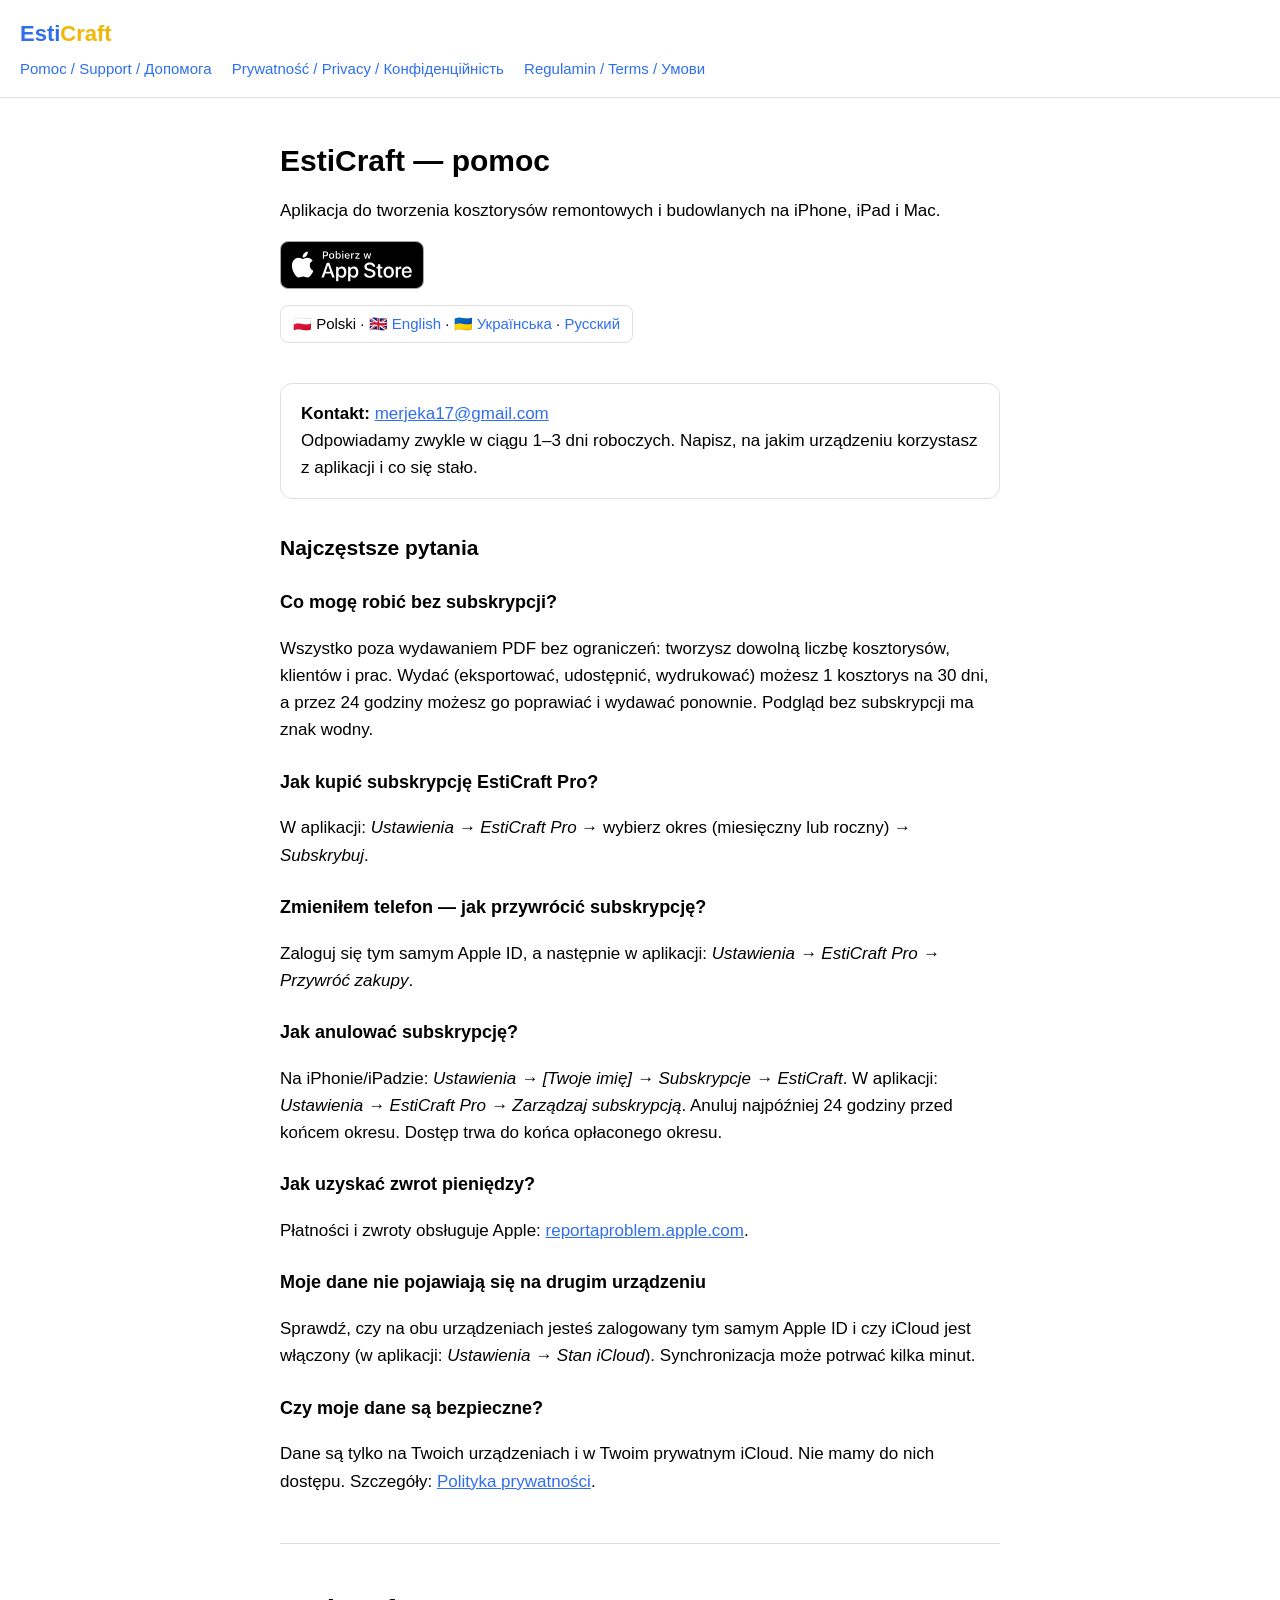
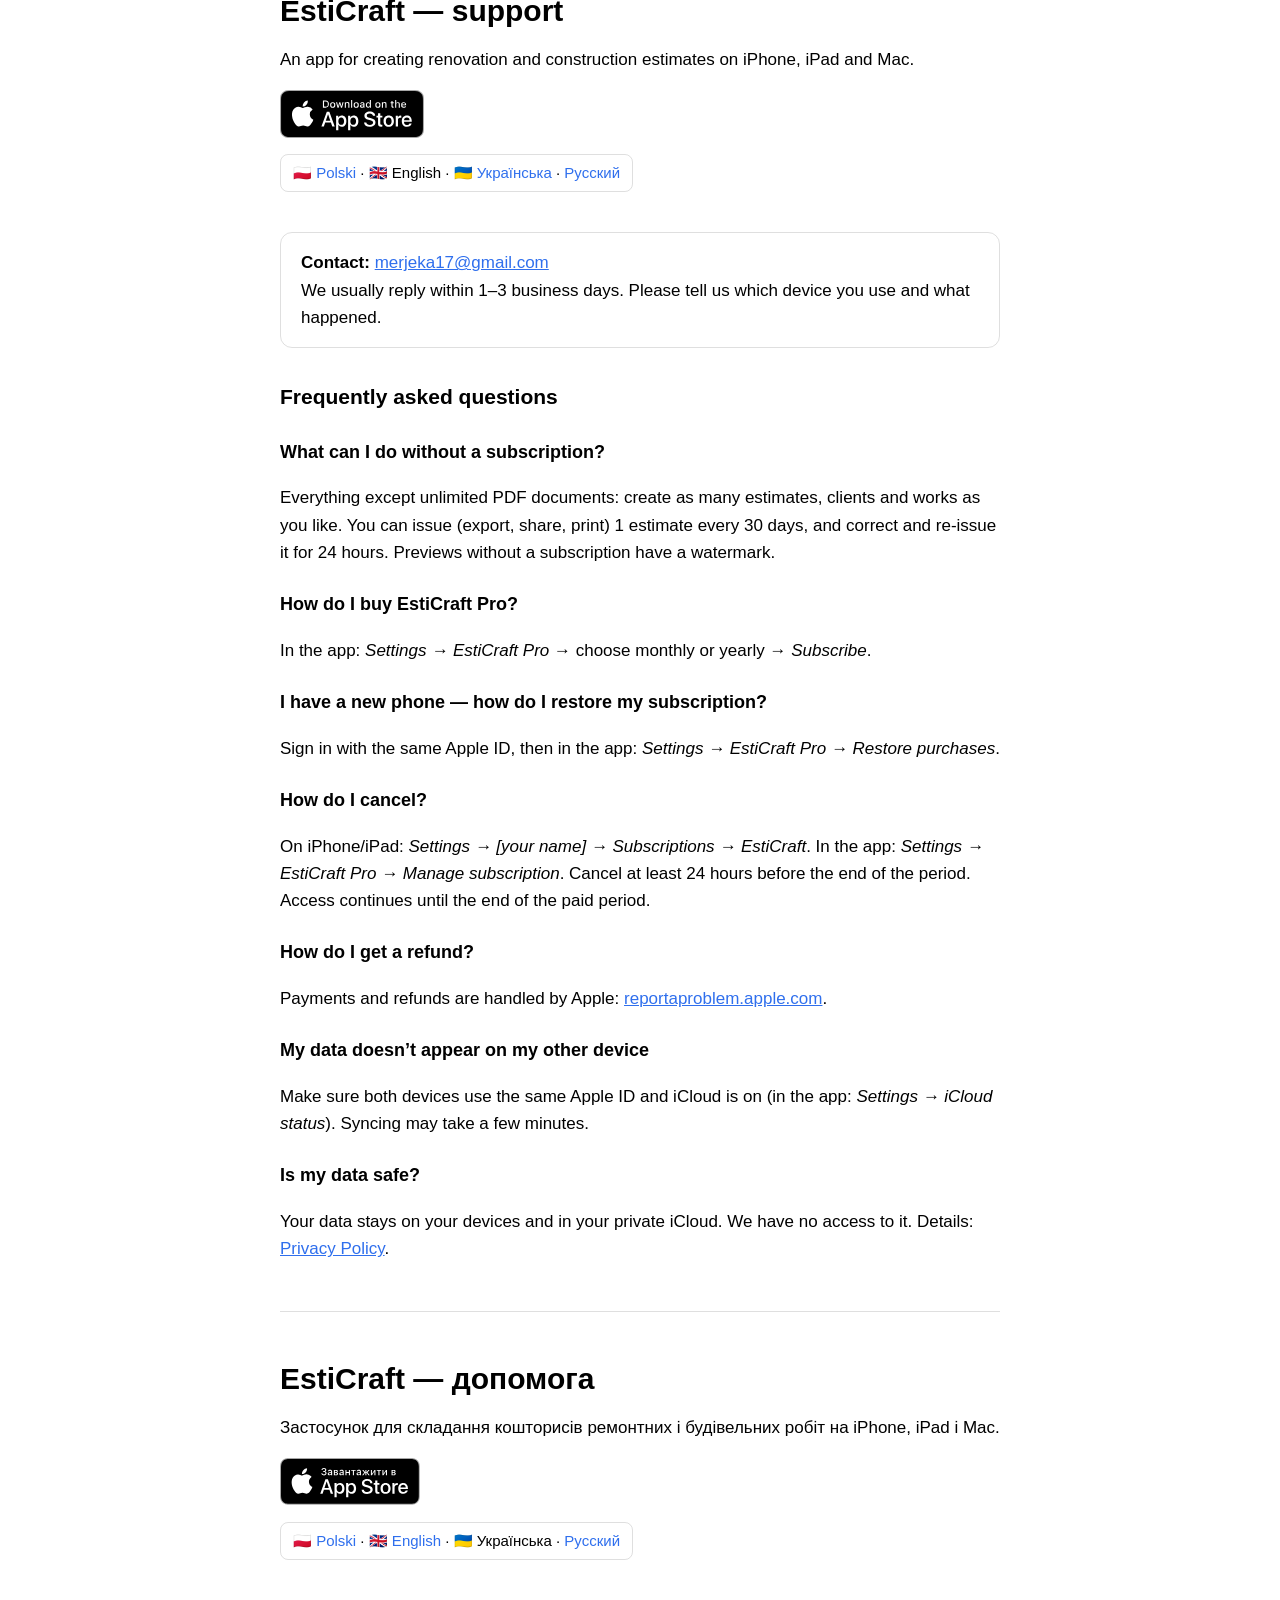
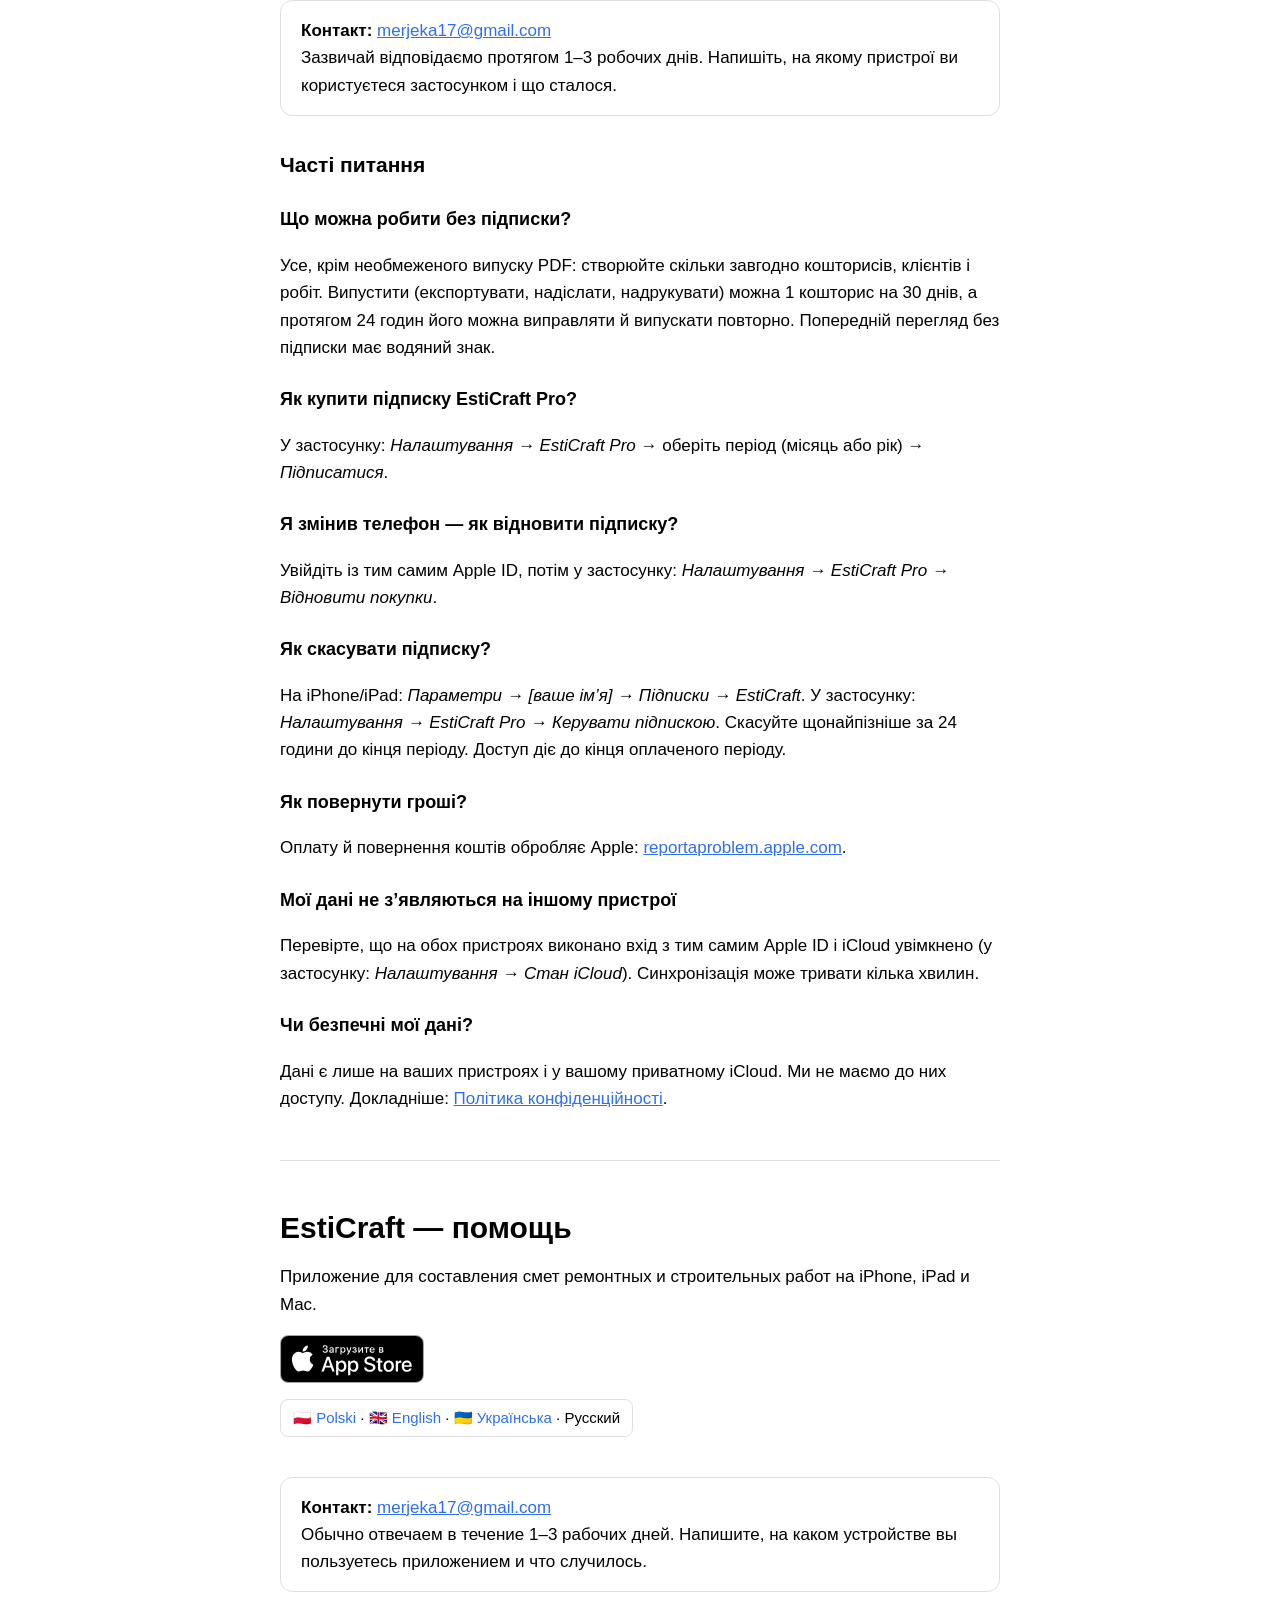
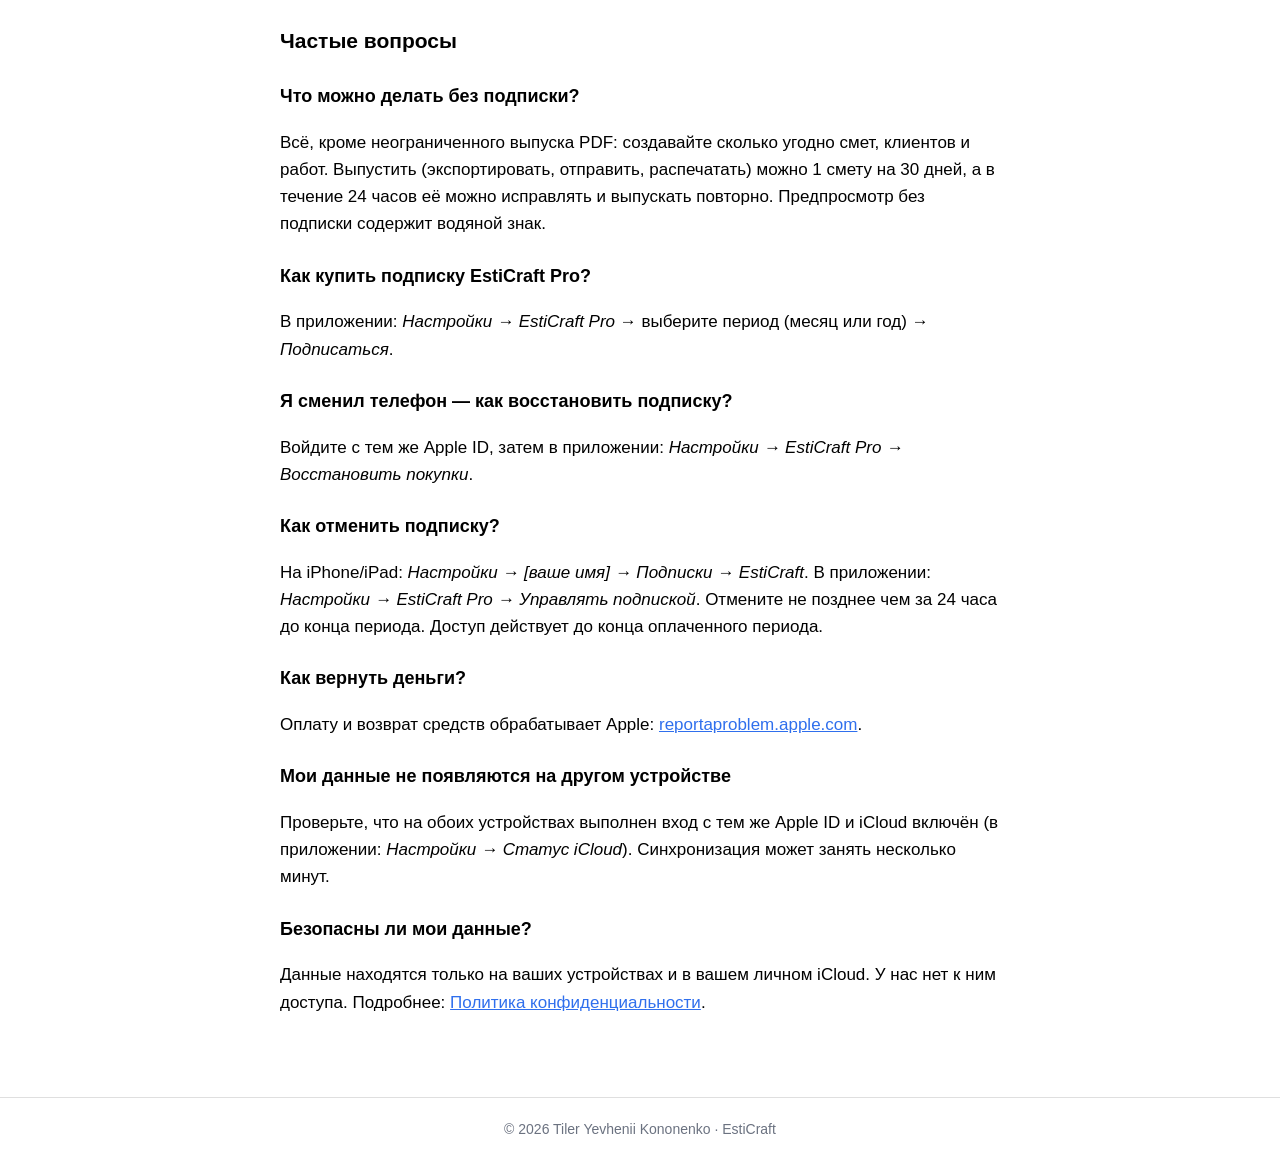
<file: index.html>
<!DOCTYPE html>
<html lang="pl">
<head>
    <meta charset="utf-8">
    <meta name="viewport" content="width=device-width, initial-scale=1">
    <title>EstiCraft — kosztorysy remontowe · Pomoc / Support</title>
    <meta name="description" content="EstiCraft — aplikacja do tworzenia kosztorysów remontowych i budowlanych na iPhone, iPad i Mac. Pobierz z App Store.">
    <!-- Smart App Banner: Safari na iPhone/iPad pokazuje u góry pasek „Otwórz / Pobierz” -->
    <meta name="apple-itunes-app" content="app-id=6820244505">
    <link rel="stylesheet" href="style.css">
    <!-- Dane strukturalne: pomagają Google rozpoznać, że to strona aplikacji z App Store -->
    <script type="application/ld+json">
    {
        "@context": "https://schema.org",
        "@type": "SoftwareApplication",
        "name": "EstiCraft",
        "operatingSystem": "iOS, iPadOS, macOS",
        "applicationCategory": "BusinessApplication",
        "description": "Quotes & estimates for trades: rooms, your own price list, VAT and discounts, protected PDF for clients.",
        "url": "https://esticraft.github.io/",
        "downloadUrl": "https://apps.apple.com/app/esticraft/id6820244505",
        "offers": { "@type": "Offer", "price": "0", "priceCurrency": "USD" },
        "author": { "@type": "Person", "name": "Yevhenii Kononenko" }
    }
    </script>
</head>
<body>
<header>
    <a class="brand" href="index.html"><span class="esti">Esti</span><span class="craft">Craft</span></a>
    <nav>
        <a href="index.html">Pomoc / Support / Допомога</a>
        <a href="privacy.html">Prywatność / Privacy / Конфіденційність</a>
        <a href="terms.html">Regulamin / Terms / Умови</a>
    </nav>
</header>

<main>

<!-- ========================= POLSKI ========================= -->

<h1 id="pl">EstiCraft — pomoc</h1>
<p>Aplikacja do tworzenia kosztorysów remontowych i budowlanych na iPhone, iPad i Mac.</p>
<p class="store"><a href="https://apps.apple.com/pl/app/esticraft/id6820244505"><img src="app-store-pl-pl.svg" alt="Pobierz EstiCraft z App Store"></a></p>
<div class="lang-switch">🇵🇱 Polski · <a href="#en">🇬🇧 English</a> · <a href="#uk">🇺🇦 Українська</a> · <a href="#ru">Русский</a></div>

<div class="card">
    <strong>Kontakt:</strong> <a href="mailto:merjeka17@gmail.com?subject=EstiCraft">merjeka17@gmail.com</a><br>
    Odpowiadamy zwykle w ciągu 1–3 dni roboczych. Napisz, na jakim urządzeniu korzystasz z aplikacji i co się stało.
</div>

<h2>Najczęstsze pytania</h2>

<h3>Co mogę robić bez subskrypcji?</h3>
<p>Wszystko poza wydawaniem PDF bez ograniczeń: tworzysz dowolną liczbę kosztorysów, klientów i prac. Wydać
(eksportować, udostępnić, wydrukować) możesz 1 kosztorys na 30 dni, a przez 24 godziny możesz go poprawiać i wydawać
ponownie. Podgląd bez subskrypcji ma znak wodny.</p>

<h3>Jak kupić subskrypcję EstiCraft Pro?</h3>
<p>W aplikacji: <em>Ustawienia → EstiCraft Pro</em> → wybierz okres (miesięczny lub roczny) → <em>Subskrybuj</em>.</p>

<h3>Zmieniłem telefon — jak przywrócić subskrypcję?</h3>
<p>Zaloguj się tym samym Apple ID, a następnie w aplikacji: <em>Ustawienia → EstiCraft Pro → Przywróć zakupy</em>.</p>

<h3>Jak anulować subskrypcję?</h3>
<p>Na iPhonie/iPadzie: <em>Ustawienia → [Twoje imię] → Subskrypcje → EstiCraft</em>. W aplikacji:
<em>Ustawienia → EstiCraft Pro → Zarządzaj subskrypcją</em>. Anuluj najpóźniej 24 godziny przed końcem okresu.
Dostęp trwa do końca opłaconego okresu.</p>

<h3>Jak uzyskać zwrot pieniędzy?</h3>
<p>Płatności i zwroty obsługuje Apple: <a href="https://reportaproblem.apple.com">reportaproblem.apple.com</a>.</p>

<h3>Moje dane nie pojawiają się na drugim urządzeniu</h3>
<p>Sprawdź, czy na obu urządzeniach jesteś zalogowany tym samym Apple ID i czy iCloud jest włączony
(w aplikacji: <em>Ustawienia → Stan iCloud</em>). Synchronizacja może potrwać kilka minut.</p>

<h3>Czy moje dane są bezpieczne?</h3>
<p>Dane są tylko na Twoich urządzeniach i w Twoim prywatnym iCloud. Nie mamy do nich dostępu.
Szczegóły: <a href="privacy.html">Polityka prywatności</a>.</p>

<hr>

<!-- ========================= ENGLISH ========================= -->

<h1 id="en">EstiCraft — support</h1>
<p>An app for creating renovation and construction estimates on iPhone, iPad and Mac.</p>
<p class="store"><a href="https://apps.apple.com/app/esticraft/id6820244505"><img src="app-store-en-us.svg" alt="Download EstiCraft on the App Store"></a></p>
<div class="lang-switch"><a href="#pl">🇵🇱 Polski</a> · 🇬🇧 English · <a href="#uk">🇺🇦 Українська</a> · <a href="#ru">Русский</a></div>

<div class="card">
    <strong>Contact:</strong> <a href="mailto:merjeka17@gmail.com?subject=EstiCraft">merjeka17@gmail.com</a><br>
    We usually reply within 1–3 business days. Please tell us which device you use and what happened.
</div>

<h2>Frequently asked questions</h2>

<h3>What can I do without a subscription?</h3>
<p>Everything except unlimited PDF documents: create as many estimates, clients and works as you like. You can issue
(export, share, print) 1 estimate every 30 days, and correct and re-issue it for 24 hours. Previews without a
subscription have a watermark.</p>

<h3>How do I buy EstiCraft Pro?</h3>
<p>In the app: <em>Settings → EstiCraft Pro</em> → choose monthly or yearly → <em>Subscribe</em>.</p>

<h3>I have a new phone — how do I restore my subscription?</h3>
<p>Sign in with the same Apple ID, then in the app: <em>Settings → EstiCraft Pro → Restore purchases</em>.</p>

<h3>How do I cancel?</h3>
<p>On iPhone/iPad: <em>Settings → [your name] → Subscriptions → EstiCraft</em>. In the app:
<em>Settings → EstiCraft Pro → Manage subscription</em>. Cancel at least 24 hours before the end of the period.
Access continues until the end of the paid period.</p>

<h3>How do I get a refund?</h3>
<p>Payments and refunds are handled by Apple: <a href="https://reportaproblem.apple.com">reportaproblem.apple.com</a>.</p>

<h3>My data doesn’t appear on my other device</h3>
<p>Make sure both devices use the same Apple ID and iCloud is on (in the app: <em>Settings → iCloud status</em>).
Syncing may take a few minutes.</p>

<h3>Is my data safe?</h3>
<p>Your data stays on your devices and in your private iCloud. We have no access to it.
Details: <a href="privacy.html">Privacy Policy</a>.</p>

<hr>

<!-- ========================= УКРАЇНСЬКА ========================= -->

<h1 id="uk">EstiCraft — допомога</h1>
<p>Застосунок для складання кошторисів ремонтних і будівельних робіт на iPhone, iPad і Mac.</p>
<p class="store"><a href="https://apps.apple.com/ua/app/esticraft/id6820244505"><img src="app-store-uk-ua.svg" alt="Завантажити EstiCraft з App Store"></a></p>
<div class="lang-switch"><a href="#pl">🇵🇱 Polski</a> · <a href="#en">🇬🇧 English</a> · 🇺🇦 Українська · <a href="#ru">Русский</a></div>

<div class="card">
    <strong>Контакт:</strong> <a href="mailto:merjeka17@gmail.com?subject=EstiCraft">merjeka17@gmail.com</a><br>
    Зазвичай відповідаємо протягом 1–3 робочих днів. Напишіть, на якому пристрої ви користуєтеся застосунком і що сталося.
</div>

<h2>Часті питання</h2>

<h3>Що можна робити без підписки?</h3>
<p>Усе, крім необмеженого випуску PDF: створюйте скільки завгодно кошторисів, клієнтів і робіт. Випустити (експортувати,
надіслати, надрукувати) можна 1 кошторис на 30 днів, а протягом 24 годин його можна виправляти й випускати повторно.
Попередній перегляд без підписки має водяний знак.</p>

<h3>Як купити підписку EstiCraft Pro?</h3>
<p>У застосунку: <em>Налаштування → EstiCraft Pro</em> → оберіть період (місяць або рік) → <em>Підписатися</em>.</p>

<h3>Я змінив телефон — як відновити підписку?</h3>
<p>Увійдіть із тим самим Apple ID, потім у застосунку: <em>Налаштування → EstiCraft Pro → Відновити покупки</em>.</p>

<h3>Як скасувати підписку?</h3>
<p>На iPhone/iPad: <em>Параметри → [ваше ім’я] → Підписки → EstiCraft</em>. У застосунку:
<em>Налаштування → EstiCraft Pro → Керувати підпискою</em>. Скасуйте щонайпізніше за 24 години до кінця періоду.
Доступ діє до кінця оплаченого періоду.</p>

<h3>Як повернути гроші?</h3>
<p>Оплату й повернення коштів обробляє Apple: <a href="https://reportaproblem.apple.com">reportaproblem.apple.com</a>.</p>

<h3>Мої дані не з’являються на іншому пристрої</h3>
<p>Перевірте, що на обох пристроях виконано вхід з тим самим Apple ID і iCloud увімкнено (у застосунку:
<em>Налаштування → Стан iCloud</em>). Синхронізація може тривати кілька хвилин.</p>

<h3>Чи безпечні мої дані?</h3>
<p>Дані є лише на ваших пристроях і у вашому приватному iCloud. Ми не маємо до них доступу.
Докладніше: <a href="privacy.html#uk">Політика конфіденційності</a>.</p>

<hr>

<!-- ========================= РУССКИЙ ========================= -->

<h1 id="ru">EstiCraft — помощь</h1>
<p>Приложение для составления смет ремонтных и строительных работ на iPhone, iPad и Mac.</p>
<p class="store"><a href="https://apps.apple.com/app/esticraft/id6820244505"><img src="app-store-ru-ru.svg" alt="Загрузите EstiCraft в App Store"></a></p>
<div class="lang-switch"><a href="#pl">🇵🇱 Polski</a> · <a href="#en">🇬🇧 English</a> · <a href="#uk">🇺🇦 Українська</a> · Русский</div>

<div class="card">
    <strong>Контакт:</strong> <a href="mailto:merjeka17@gmail.com?subject=EstiCraft">merjeka17@gmail.com</a><br>
    Обычно отвечаем в течение 1–3 рабочих дней. Напишите, на каком устройстве вы пользуетесь приложением и что случилось.
</div>

<h2>Частые вопросы</h2>

<h3>Что можно делать без подписки?</h3>
<p>Всё, кроме неограниченного выпуска PDF: создавайте сколько угодно смет, клиентов и работ. Выпустить (экспортировать,
отправить, распечатать) можно 1 смету на 30 дней, а в течение 24 часов её можно исправлять и выпускать повторно.
Предпросмотр без подписки содержит водяной знак.</p>

<h3>Как купить подписку EstiCraft Pro?</h3>
<p>В приложении: <em>Настройки → EstiCraft Pro</em> → выберите период (месяц или год) → <em>Подписаться</em>.</p>

<h3>Я сменил телефон — как восстановить подписку?</h3>
<p>Войдите с тем же Apple ID, затем в приложении: <em>Настройки → EstiCraft Pro → Восстановить покупки</em>.</p>

<h3>Как отменить подписку?</h3>
<p>На iPhone/iPad: <em>Настройки → [ваше имя] → Подписки → EstiCraft</em>. В приложении:
<em>Настройки → EstiCraft Pro → Управлять подпиской</em>. Отмените не позднее чем за 24 часа до конца периода.
Доступ действует до конца оплаченного периода.</p>

<h3>Как вернуть деньги?</h3>
<p>Оплату и возврат средств обрабатывает Apple: <a href="https://reportaproblem.apple.com">reportaproblem.apple.com</a>.</p>

<h3>Мои данные не появляются на другом устройстве</h3>
<p>Проверьте, что на обоих устройствах выполнен вход с тем же Apple ID и iCloud включён (в приложении:
<em>Настройки → Статус iCloud</em>). Синхронизация может занять несколько минут.</p>

<h3>Безопасны ли мои данные?</h3>
<p>Данные находятся только на ваших устройствах и в вашем личном iCloud. У нас нет к ним доступа.
Подробнее: <a href="privacy.html#ru">Политика конфиденциальности</a>.</p>

</main>

<footer>© 2026 Tiler Yevhenii Kononenko · EstiCraft</footer>
</body>
</html>
</file>
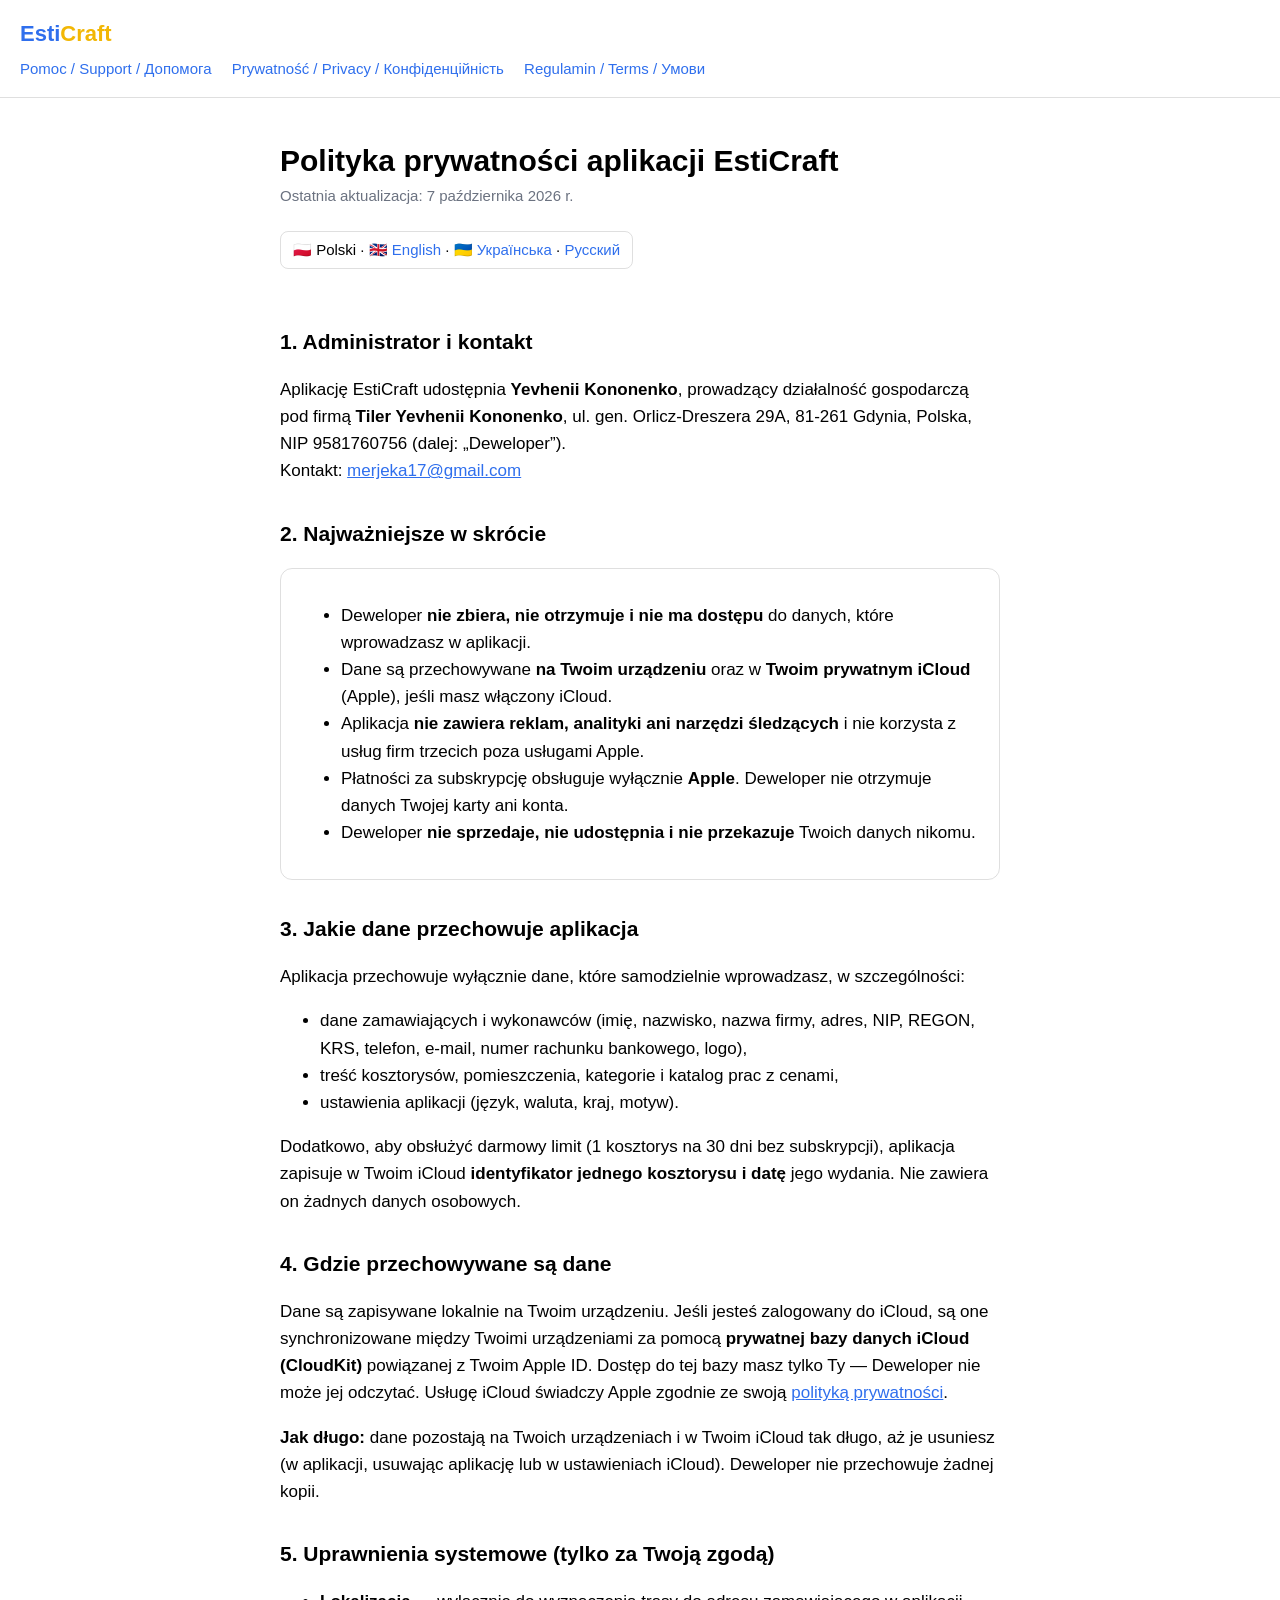
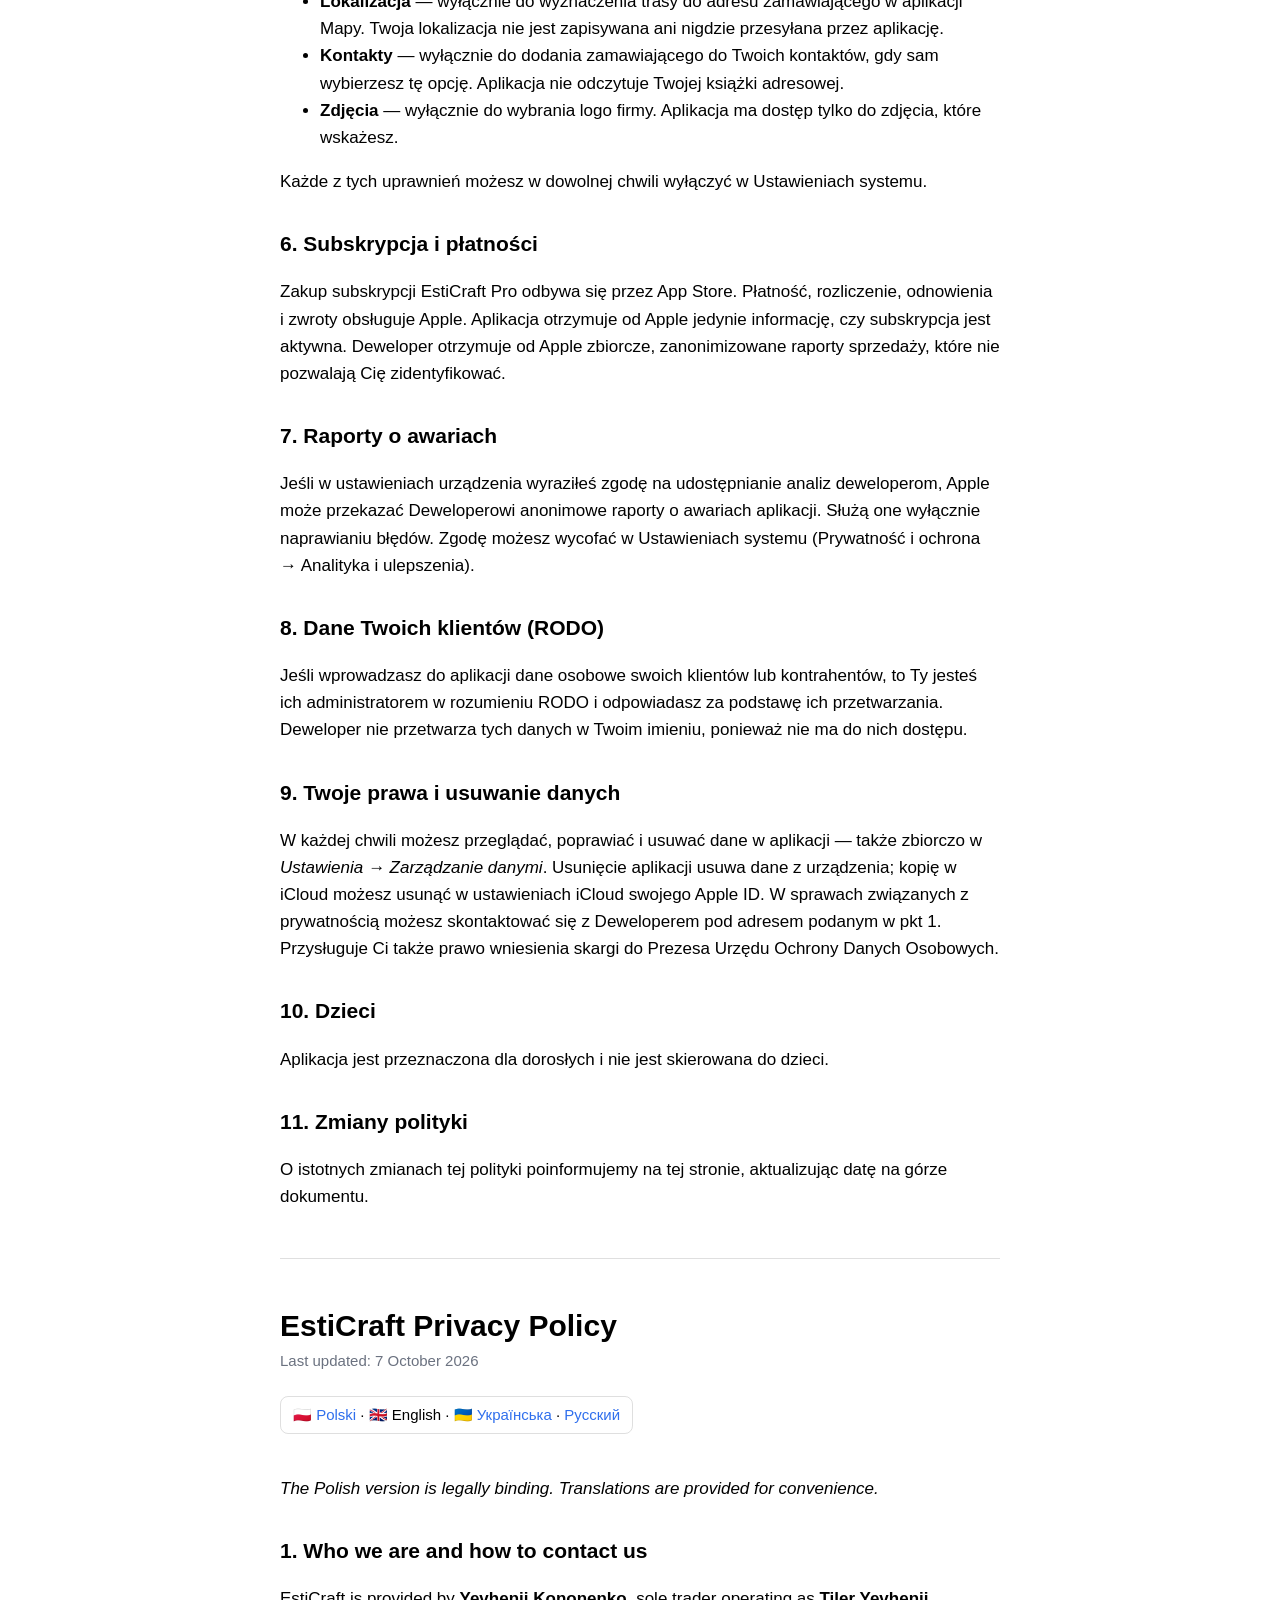
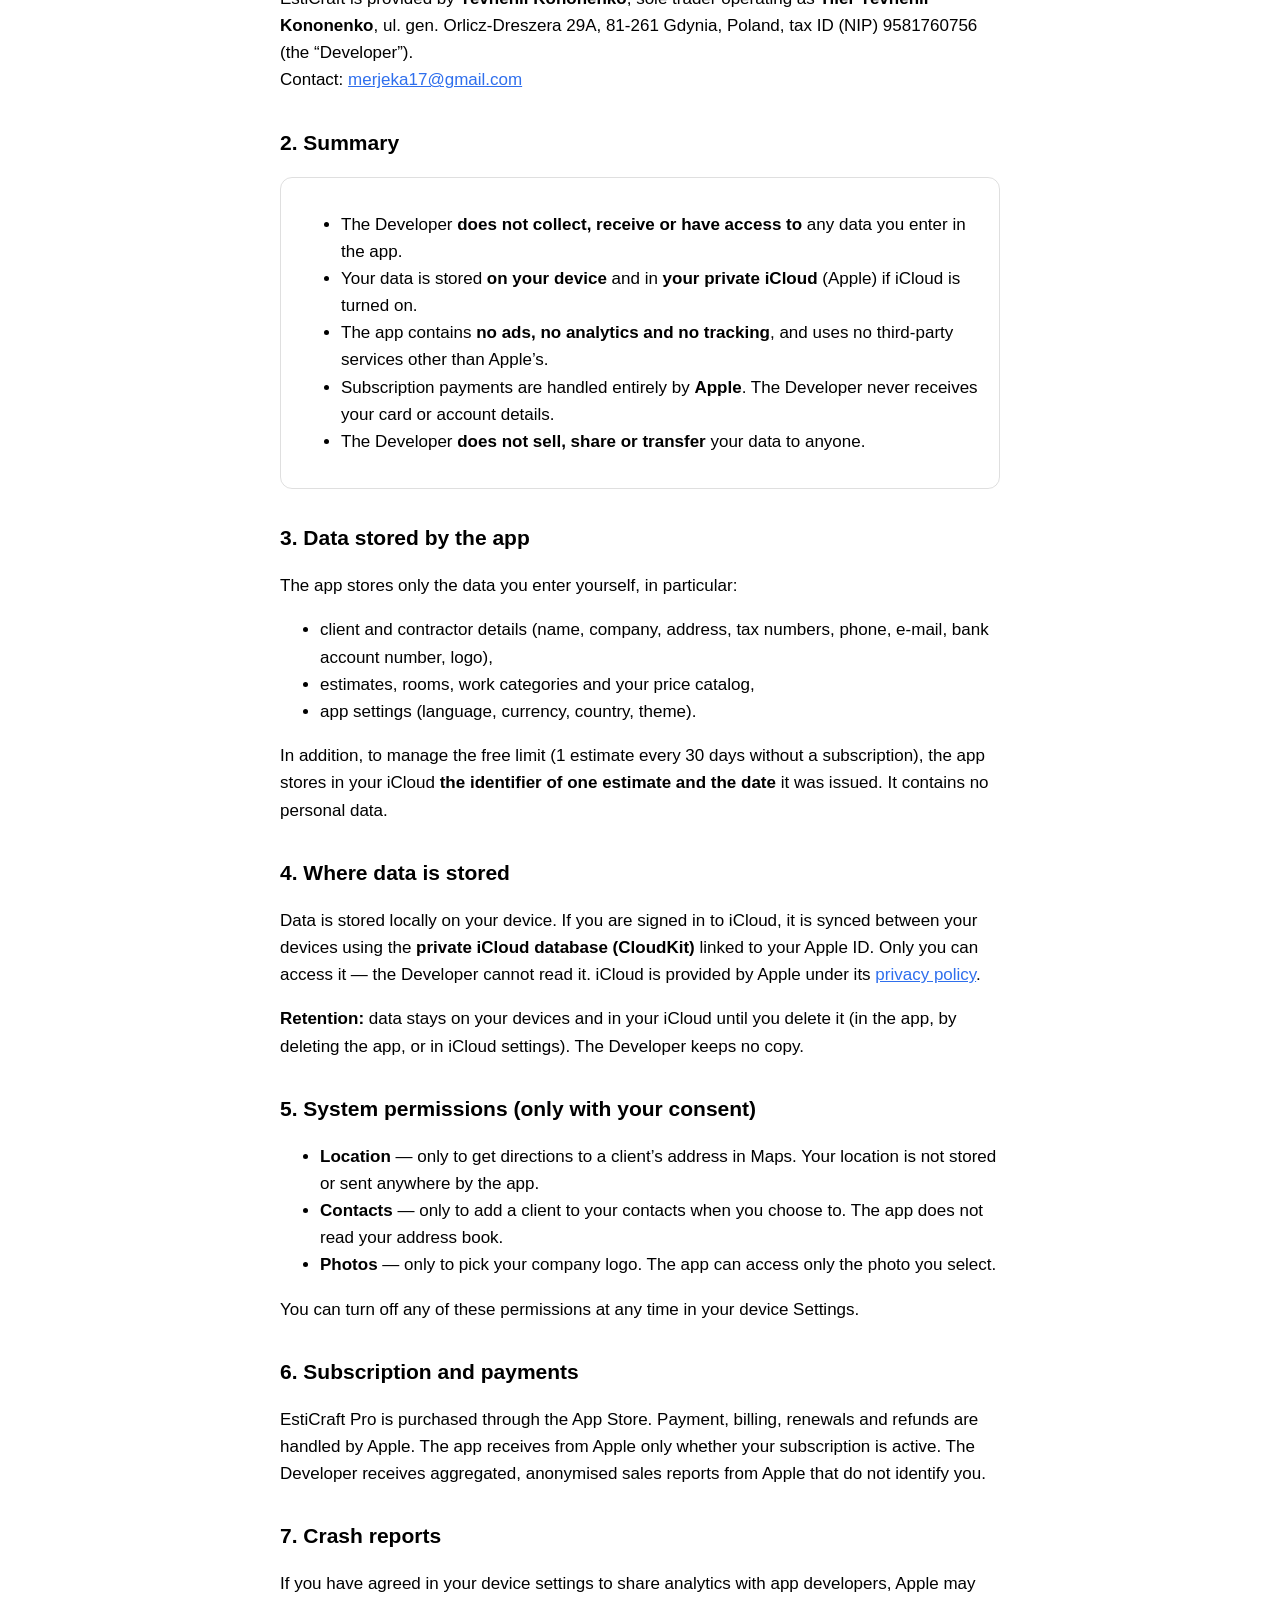
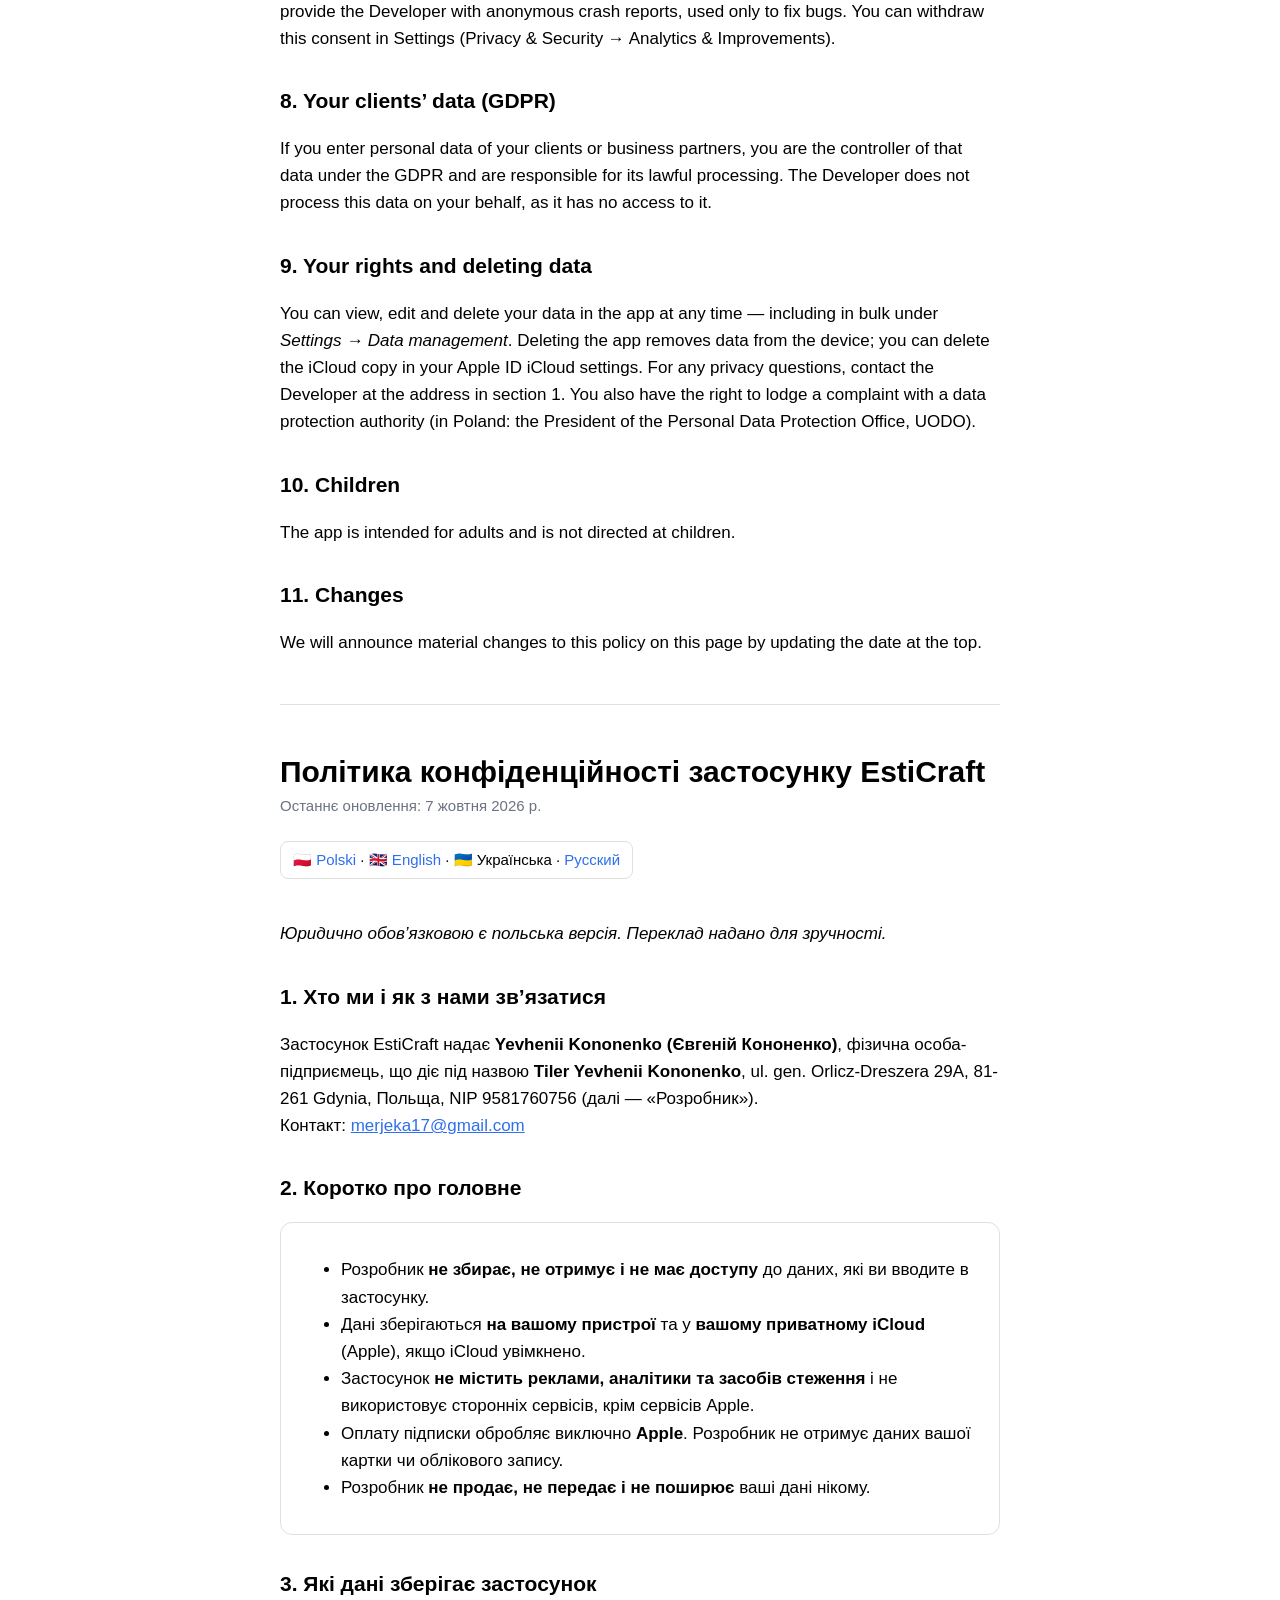
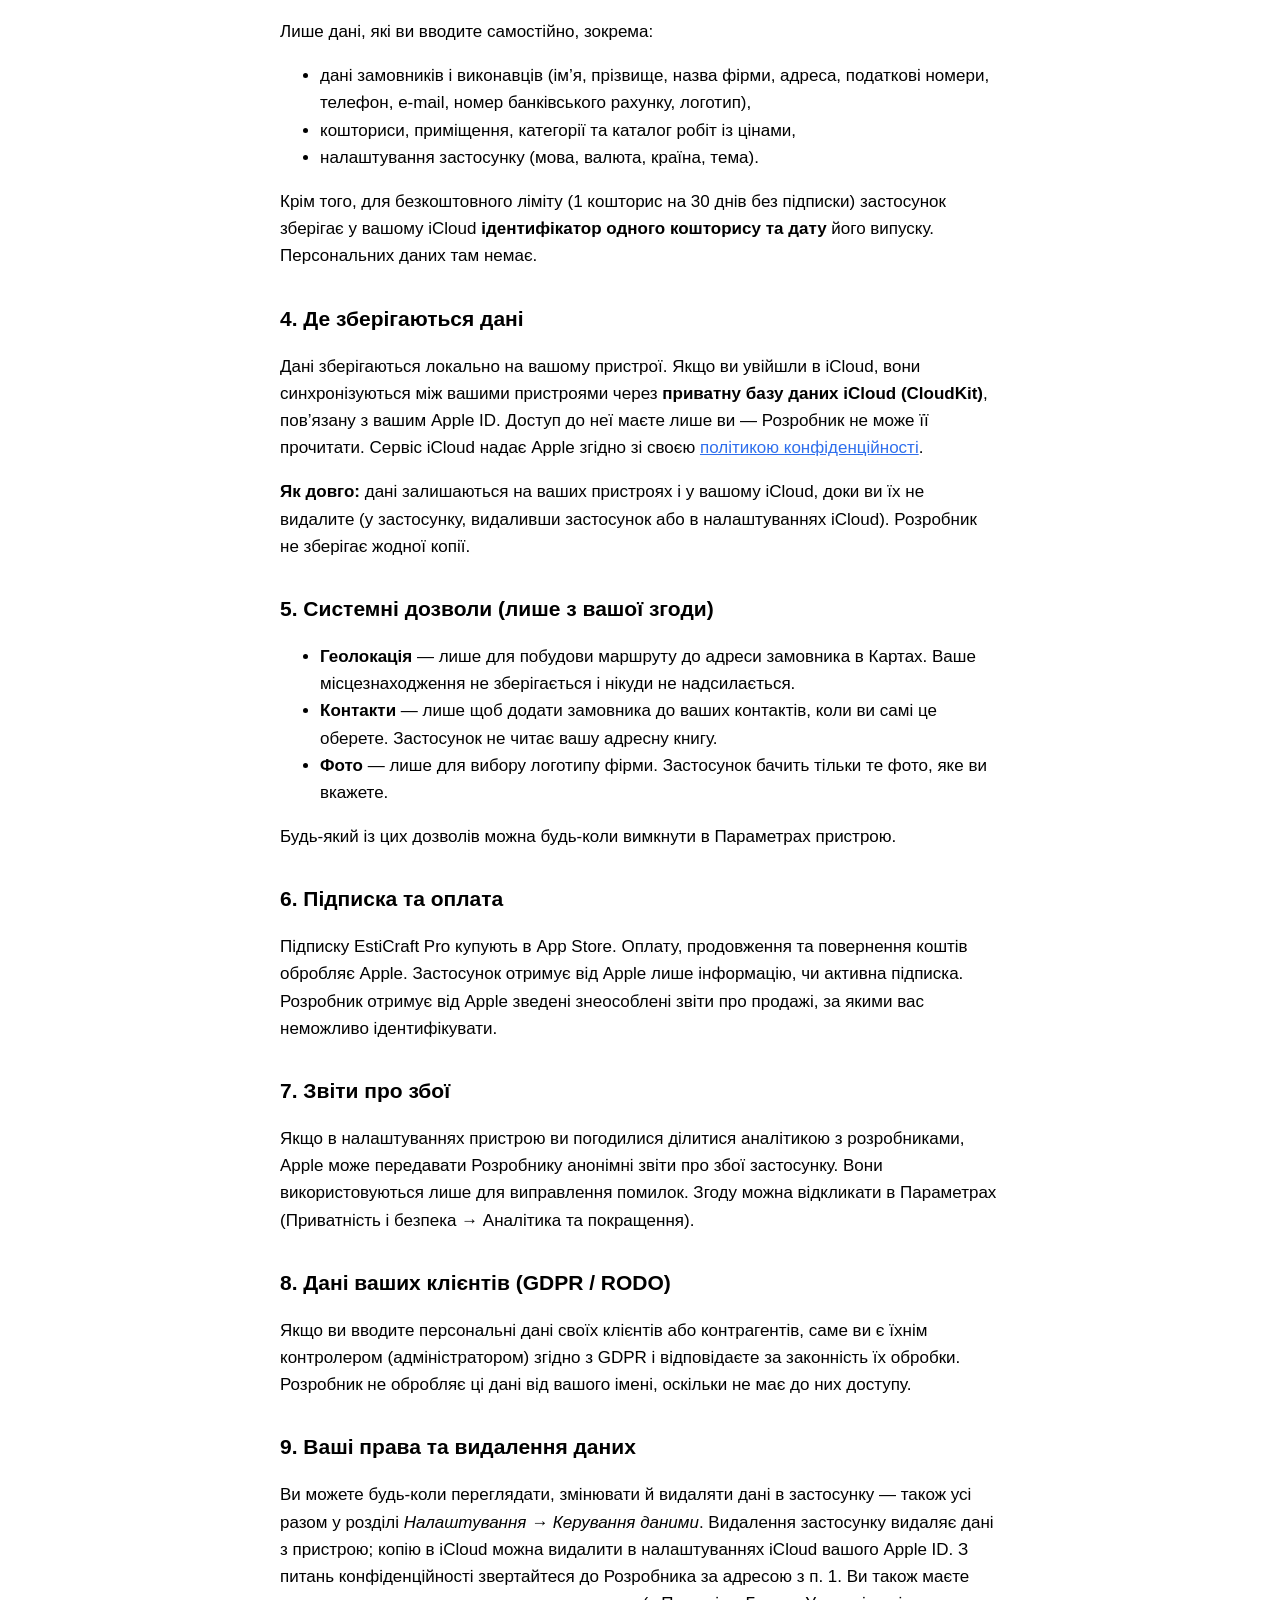
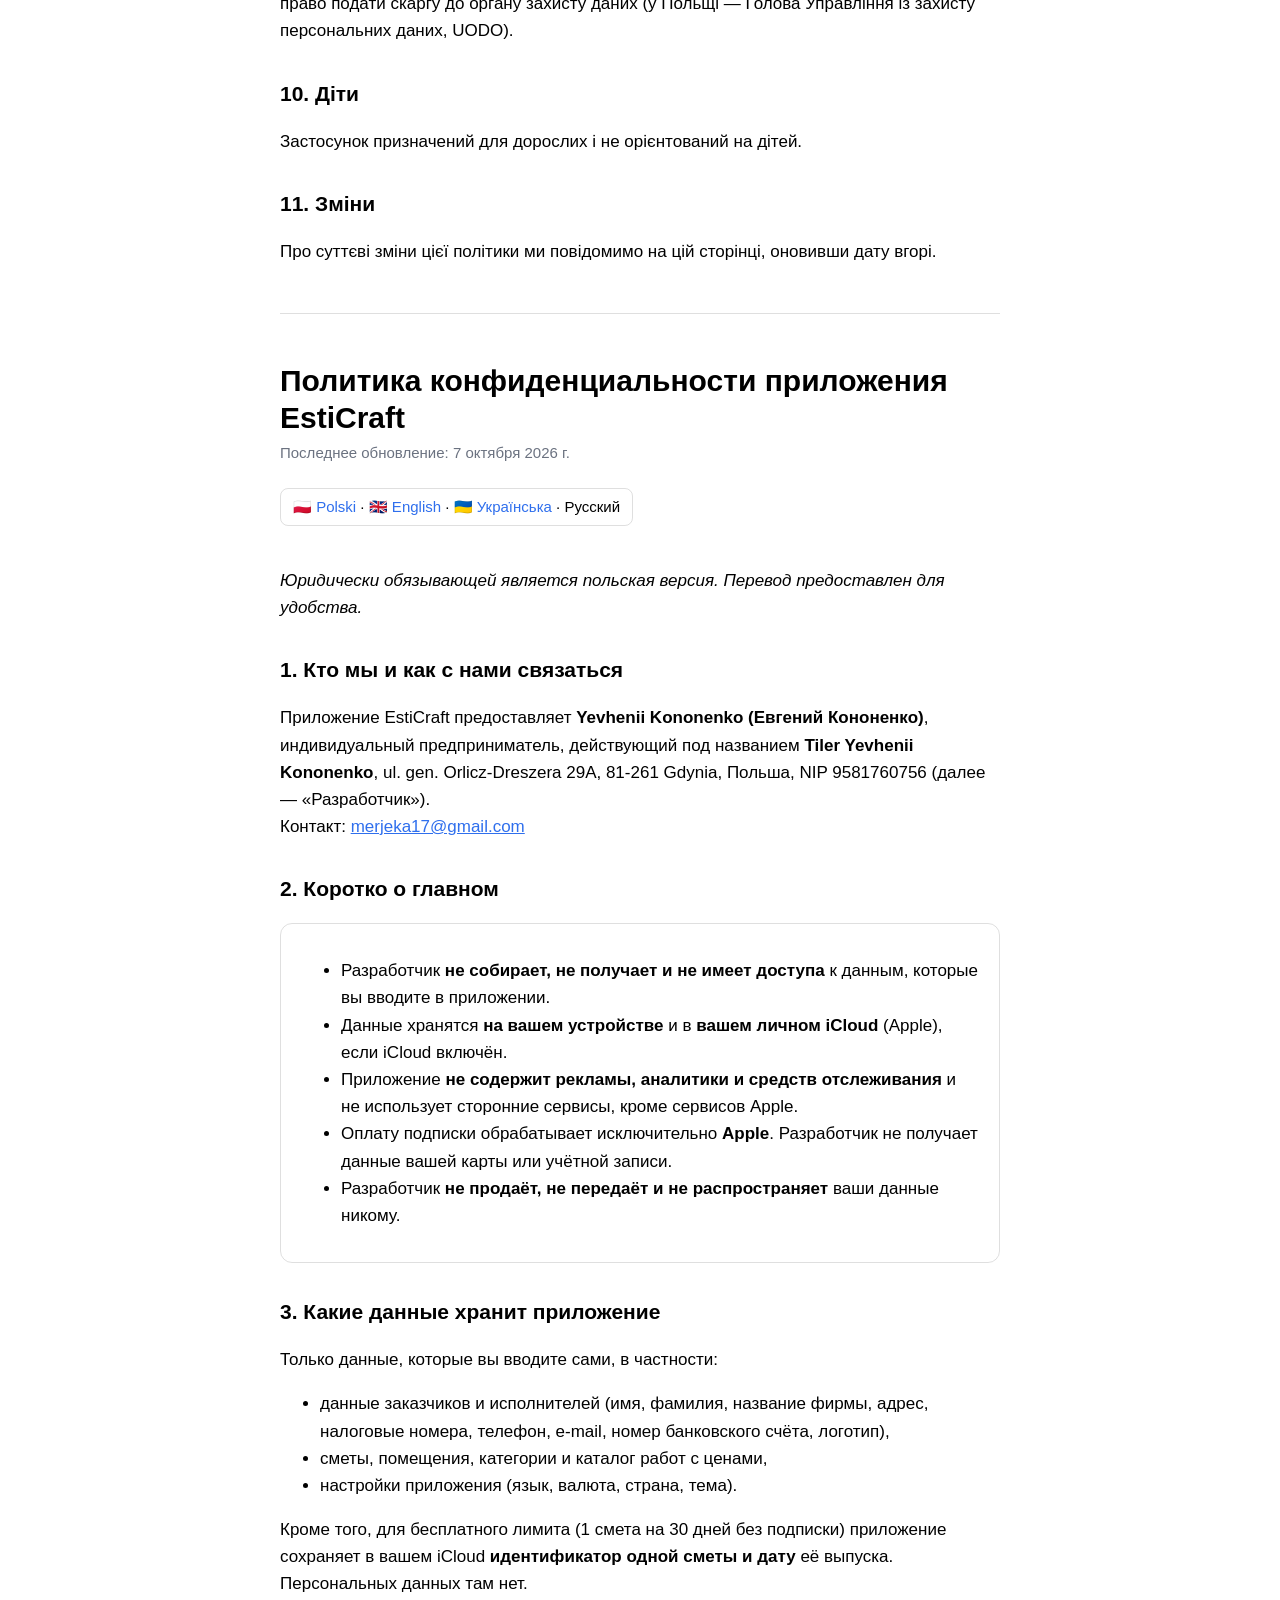
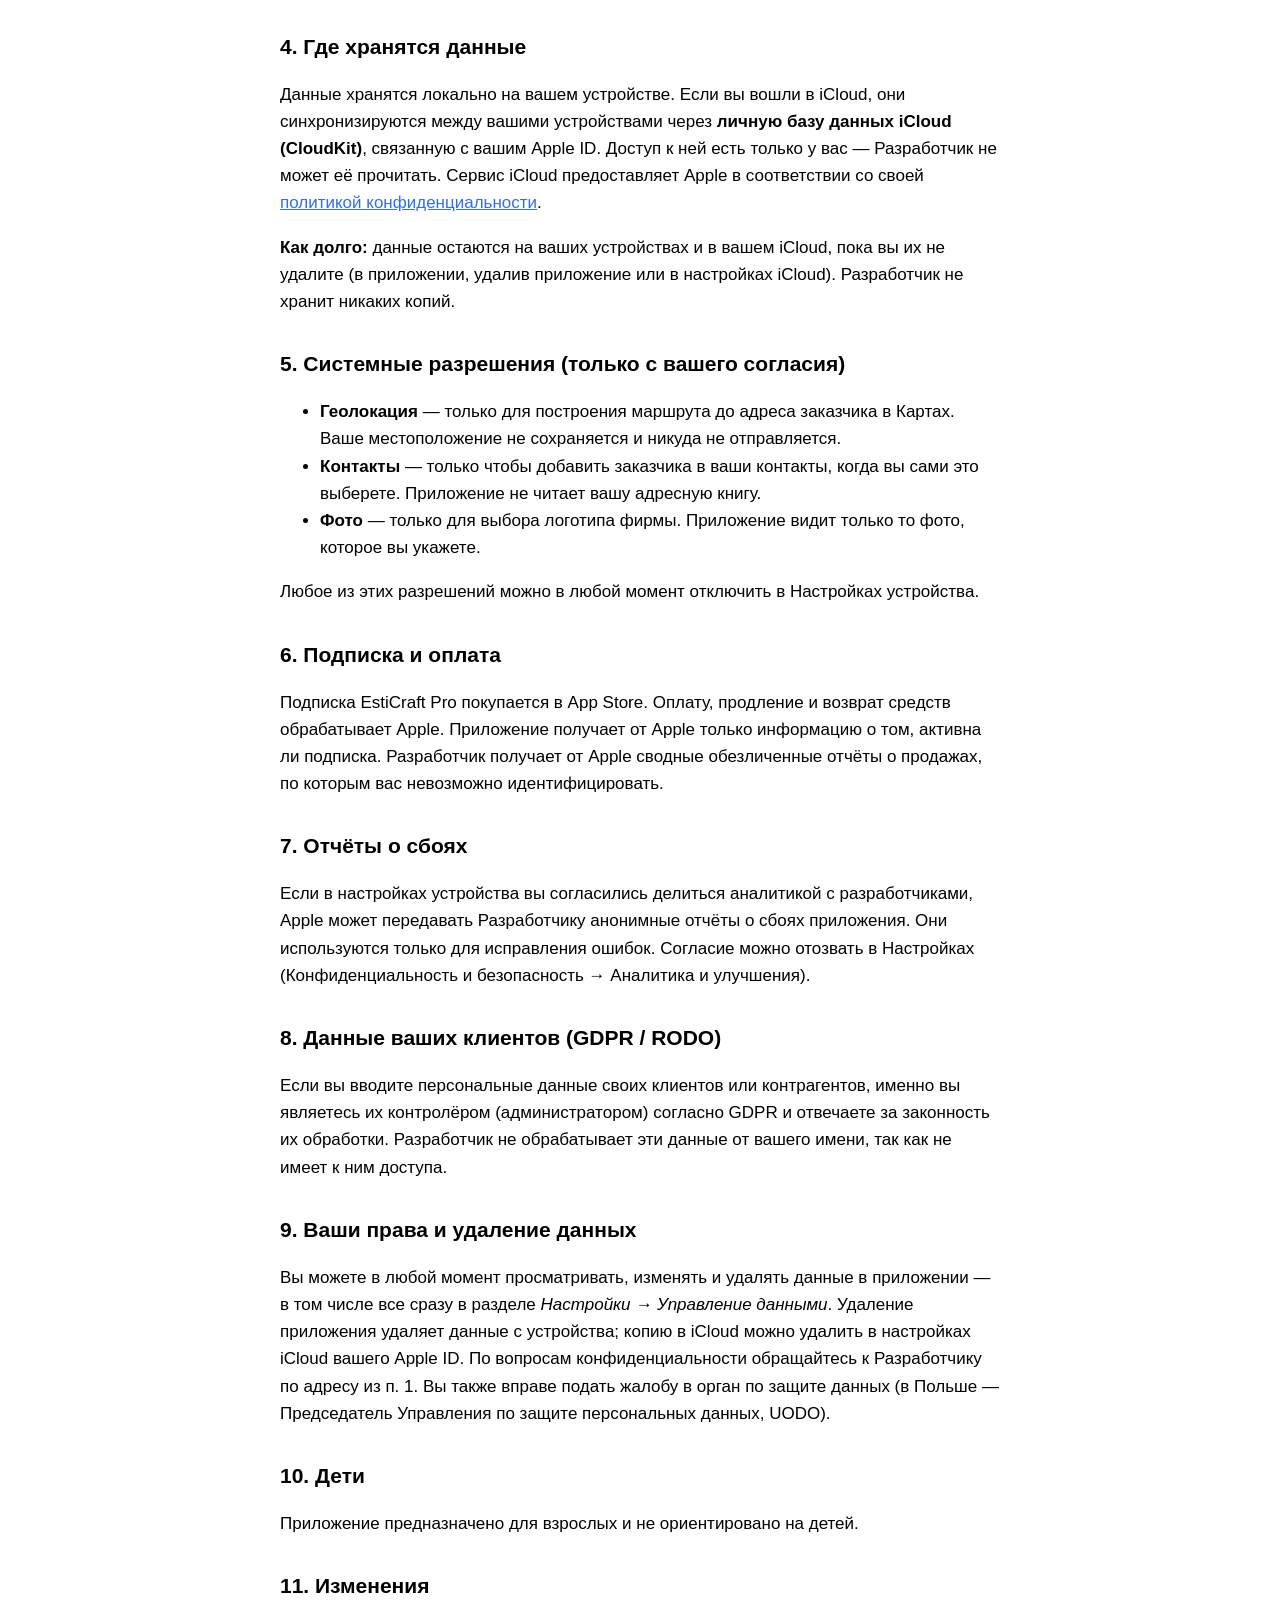
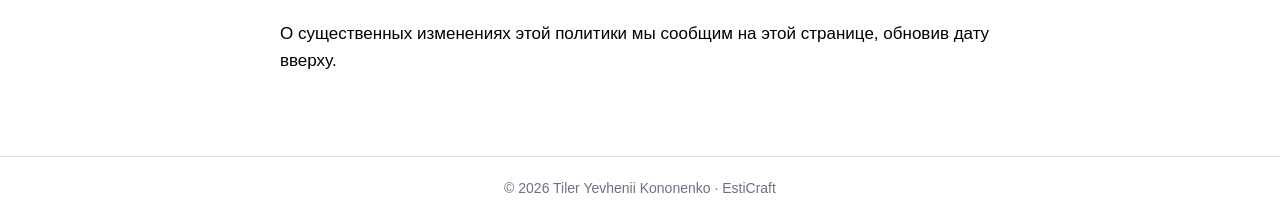
<file: privacy.html>
<!DOCTYPE html>
<html lang="pl">
<head>
    <meta charset="utf-8">
    <meta name="viewport" content="width=device-width, initial-scale=1">
    <title>Polityka prywatności — EstiCraft</title>
    <link rel="stylesheet" href="style.css">
</head>
<body>
<header>
    <a class="brand" href="index.html"><span class="esti">Esti</span><span class="craft">Craft</span></a>
    <nav>
        <a href="index.html">Pomoc / Support / Допомога</a>
        <a href="privacy.html">Prywatność / Privacy / Конфіденційність</a>
        <a href="terms.html">Regulamin / Terms / Умови</a>
    </nav>
</header>

<main>

<!-- ========================= POLSKI ========================= -->

<h1 id="pl">Polityka prywatności aplikacji EstiCraft</h1>
<p class="updated">Ostatnia aktualizacja: 7 października 2026 r.</p>
<div class="lang-switch">🇵🇱 Polski · <a href="#en">🇬🇧 English</a> · <a href="#uk">🇺🇦 Українська</a> · <a href="#ru">Русский</a></div>

<h2>1. Administrator i kontakt</h2>
<p>Aplikację EstiCraft udostępnia <strong>Yevhenii Kononenko</strong>, prowadzący działalność gospodarczą pod firmą
<strong>Tiler Yevhenii Kononenko</strong>, ul. gen. Orlicz-Dreszera 29A, 81-261 Gdynia, Polska, NIP 9581760756
(dalej: „Deweloper”).<br>
Kontakt: <a href="mailto:merjeka17@gmail.com">merjeka17@gmail.com</a></p>

<h2>2. Najważniejsze w skrócie</h2>
<div class="card">
<ul>
    <li>Deweloper <strong>nie zbiera, nie otrzymuje i nie ma dostępu</strong> do danych, które wprowadzasz w aplikacji.</li>
    <li>Dane są przechowywane <strong>na Twoim urządzeniu</strong> oraz w <strong>Twoim prywatnym iCloud</strong> (Apple), jeśli masz włączony iCloud.</li>
    <li>Aplikacja <strong>nie zawiera reklam, analityki ani narzędzi śledzących</strong> i nie korzysta z usług firm trzecich poza usługami Apple.</li>
    <li>Płatności za subskrypcję obsługuje wyłącznie <strong>Apple</strong>. Deweloper nie otrzymuje danych Twojej karty ani konta.</li>
    <li>Deweloper <strong>nie sprzedaje, nie udostępnia i nie przekazuje</strong> Twoich danych nikomu.</li>
</ul>
</div>

<h2>3. Jakie dane przechowuje aplikacja</h2>
<p>Aplikacja przechowuje wyłącznie dane, które samodzielnie wprowadzasz, w szczególności:</p>
<ul>
    <li>dane zamawiających i wykonawców (imię, nazwisko, nazwa firmy, adres, NIP, REGON, KRS, telefon, e-mail, numer rachunku bankowego, logo),</li>
    <li>treść kosztorysów, pomieszczenia, kategorie i katalog prac z cenami,</li>
    <li>ustawienia aplikacji (język, waluta, kraj, motyw).</li>
</ul>
<p>Dodatkowo, aby obsłużyć darmowy limit (1 kosztorys na 30 dni bez subskrypcji), aplikacja zapisuje w Twoim iCloud
<strong>identyfikator jednego kosztorysu i datę</strong> jego wydania. Nie zawiera on żadnych danych osobowych.</p>

<h2>4. Gdzie przechowywane są dane</h2>
<p>Dane są zapisywane lokalnie na Twoim urządzeniu. Jeśli jesteś zalogowany do iCloud, są one synchronizowane między
Twoimi urządzeniami za pomocą <strong>prywatnej bazy danych iCloud (CloudKit)</strong> powiązanej z Twoim Apple ID.
Dostęp do tej bazy masz tylko Ty — Deweloper nie może jej odczytać. Usługę iCloud świadczy Apple zgodnie ze swoją
<a href="https://www.apple.com/legal/privacy/">polityką prywatności</a>.</p>
<p><strong>Jak długo:</strong> dane pozostają na Twoich urządzeniach i w Twoim iCloud tak długo, aż je usuniesz
(w aplikacji, usuwając aplikację lub w ustawieniach iCloud). Deweloper nie przechowuje żadnej kopii.</p>

<h2>5. Uprawnienia systemowe (tylko za Twoją zgodą)</h2>
<ul>
    <li><strong>Lokalizacja</strong> — wyłącznie do wyznaczenia trasy do adresu zamawiającego w aplikacji Mapy. Twoja lokalizacja nie jest zapisywana ani nigdzie przesyłana przez aplikację.</li>
    <li><strong>Kontakty</strong> — wyłącznie do dodania zamawiającego do Twoich kontaktów, gdy sam wybierzesz tę opcję. Aplikacja nie odczytuje Twojej książki adresowej.</li>
    <li><strong>Zdjęcia</strong> — wyłącznie do wybrania logo firmy. Aplikacja ma dostęp tylko do zdjęcia, które wskażesz.</li>
</ul>
<p>Każde z tych uprawnień możesz w dowolnej chwili wyłączyć w Ustawieniach systemu.</p>

<h2>6. Subskrypcja i płatności</h2>
<p>Zakup subskrypcji EstiCraft Pro odbywa się przez App Store. Płatność, rozliczenie, odnowienia i zwroty obsługuje
Apple. Aplikacja otrzymuje od Apple jedynie informację, czy subskrypcja jest aktywna. Deweloper otrzymuje od Apple
zbiorcze, zanonimizowane raporty sprzedaży, które nie pozwalają Cię zidentyfikować.</p>

<h2>7. Raporty o awariach</h2>
<p>Jeśli w ustawieniach urządzenia wyraziłeś zgodę na udostępnianie analiz deweloperom, Apple może przekazać
Deweloperowi anonimowe raporty o awariach aplikacji. Służą one wyłącznie naprawianiu błędów. Zgodę możesz wycofać
w Ustawieniach systemu (Prywatność i ochrona → Analityka i ulepszenia).</p>

<h2>8. Dane Twoich klientów (RODO)</h2>
<p>Jeśli wprowadzasz do aplikacji dane osobowe swoich klientów lub kontrahentów, to Ty jesteś ich administratorem
w rozumieniu RODO i odpowiadasz za podstawę ich przetwarzania. Deweloper nie przetwarza tych danych w Twoim imieniu,
ponieważ nie ma do nich dostępu.</p>

<h2>9. Twoje prawa i usuwanie danych</h2>
<p>W każdej chwili możesz przeglądać, poprawiać i usuwać dane w aplikacji — także zbiorczo w
<em>Ustawienia → Zarządzanie danymi</em>. Usunięcie aplikacji usuwa dane z urządzenia; kopię w iCloud możesz usunąć
w ustawieniach iCloud swojego Apple ID. W sprawach związanych z prywatnością możesz skontaktować się z Deweloperem
pod adresem podanym w pkt 1. Przysługuje Ci także prawo wniesienia skargi do Prezesa Urzędu Ochrony Danych Osobowych.</p>

<h2>10. Dzieci</h2>
<p>Aplikacja jest przeznaczona dla dorosłych i nie jest skierowana do dzieci.</p>

<h2>11. Zmiany polityki</h2>
<p>O istotnych zmianach tej polityki poinformujemy na tej stronie, aktualizując datę na górze dokumentu.</p>

<hr>

<!-- ========================= ENGLISH ========================= -->

<h1 id="en">EstiCraft Privacy Policy</h1>
<p class="updated">Last updated: 7 October 2026</p>
<div class="lang-switch"><a href="#pl">🇵🇱 Polski</a> · 🇬🇧 English · <a href="#uk">🇺🇦 Українська</a> · <a href="#ru">Русский</a></div>
<p><em>The Polish version is legally binding. Translations are provided for convenience.</em></p>

<h2>1. Who we are and how to contact us</h2>
<p>EstiCraft is provided by <strong>Yevhenii Kononenko</strong>, sole trader operating as
<strong>Tiler Yevhenii Kononenko</strong>, ul. gen. Orlicz-Dreszera 29A, 81-261 Gdynia, Poland, tax ID (NIP) 9581760756
(the “Developer”).<br>
Contact: <a href="mailto:merjeka17@gmail.com">merjeka17@gmail.com</a></p>

<h2>2. Summary</h2>
<div class="card">
<ul>
    <li>The Developer <strong>does not collect, receive or have access to</strong> any data you enter in the app.</li>
    <li>Your data is stored <strong>on your device</strong> and in <strong>your private iCloud</strong> (Apple) if iCloud is turned on.</li>
    <li>The app contains <strong>no ads, no analytics and no tracking</strong>, and uses no third-party services other than Apple’s.</li>
    <li>Subscription payments are handled entirely by <strong>Apple</strong>. The Developer never receives your card or account details.</li>
    <li>The Developer <strong>does not sell, share or transfer</strong> your data to anyone.</li>
</ul>
</div>

<h2>3. Data stored by the app</h2>
<p>The app stores only the data you enter yourself, in particular:</p>
<ul>
    <li>client and contractor details (name, company, address, tax numbers, phone, e-mail, bank account number, logo),</li>
    <li>estimates, rooms, work categories and your price catalog,</li>
    <li>app settings (language, currency, country, theme).</li>
</ul>
<p>In addition, to manage the free limit (1 estimate every 30 days without a subscription), the app stores in your iCloud
<strong>the identifier of one estimate and the date</strong> it was issued. It contains no personal data.</p>

<h2>4. Where data is stored</h2>
<p>Data is stored locally on your device. If you are signed in to iCloud, it is synced between your devices using the
<strong>private iCloud database (CloudKit)</strong> linked to your Apple ID. Only you can access it — the Developer
cannot read it. iCloud is provided by Apple under its <a href="https://www.apple.com/legal/privacy/">privacy policy</a>.</p>
<p><strong>Retention:</strong> data stays on your devices and in your iCloud until you delete it (in the app, by deleting
the app, or in iCloud settings). The Developer keeps no copy.</p>

<h2>5. System permissions (only with your consent)</h2>
<ul>
    <li><strong>Location</strong> — only to get directions to a client’s address in Maps. Your location is not stored or sent anywhere by the app.</li>
    <li><strong>Contacts</strong> — only to add a client to your contacts when you choose to. The app does not read your address book.</li>
    <li><strong>Photos</strong> — only to pick your company logo. The app can access only the photo you select.</li>
</ul>
<p>You can turn off any of these permissions at any time in your device Settings.</p>

<h2>6. Subscription and payments</h2>
<p>EstiCraft Pro is purchased through the App Store. Payment, billing, renewals and refunds are handled by Apple.
The app receives from Apple only whether your subscription is active. The Developer receives aggregated, anonymised
sales reports from Apple that do not identify you.</p>

<h2>7. Crash reports</h2>
<p>If you have agreed in your device settings to share analytics with app developers, Apple may provide the Developer
with anonymous crash reports, used only to fix bugs. You can withdraw this consent in Settings
(Privacy &amp; Security → Analytics &amp; Improvements).</p>

<h2>8. Your clients’ data (GDPR)</h2>
<p>If you enter personal data of your clients or business partners, you are the controller of that data under the GDPR
and are responsible for its lawful processing. The Developer does not process this data on your behalf, as it has no
access to it.</p>

<h2>9. Your rights and deleting data</h2>
<p>You can view, edit and delete your data in the app at any time — including in bulk under
<em>Settings → Data management</em>. Deleting the app removes data from the device; you can delete the iCloud copy in
your Apple ID iCloud settings. For any privacy questions, contact the Developer at the address in section 1. You also
have the right to lodge a complaint with a data protection authority (in Poland: the President of the Personal Data
Protection Office, UODO).</p>

<h2>10. Children</h2>
<p>The app is intended for adults and is not directed at children.</p>

<h2>11. Changes</h2>
<p>We will announce material changes to this policy on this page by updating the date at the top.</p>

<hr>

<!-- ========================= УКРАЇНСЬКА ========================= -->

<h1 id="uk">Політика конфіденційності застосунку EstiCraft</h1>
<p class="updated">Останнє оновлення: 7 жовтня 2026 р.</p>
<div class="lang-switch"><a href="#pl">🇵🇱 Polski</a> · <a href="#en">🇬🇧 English</a> · 🇺🇦 Українська · <a href="#ru">Русский</a></div>
<p><em>Юридично обов’язковою є польська версія. Переклад надано для зручності.</em></p>

<h2>1. Хто ми і як з нами зв’язатися</h2>
<p>Застосунок EstiCraft надає <strong>Yevhenii Kononenko (Євгеній Кононенко)</strong>, фізична особа-підприємець, що діє під назвою
<strong>Tiler Yevhenii Kononenko</strong>, ul. gen. Orlicz-Dreszera 29A, 81-261 Gdynia, Польща, NIP 9581760756
(далі — «Розробник»).<br>
Контакт: <a href="mailto:merjeka17@gmail.com">merjeka17@gmail.com</a></p>

<h2>2. Коротко про головне</h2>
<div class="card">
<ul>
    <li>Розробник <strong>не збирає, не отримує і не має доступу</strong> до даних, які ви вводите в застосунку.</li>
    <li>Дані зберігаються <strong>на вашому пристрої</strong> та у <strong>вашому приватному iCloud</strong> (Apple), якщо iCloud увімкнено.</li>
    <li>Застосунок <strong>не містить реклами, аналітики та засобів стеження</strong> і не використовує сторонніх сервісів, крім сервісів Apple.</li>
    <li>Оплату підписки обробляє виключно <strong>Apple</strong>. Розробник не отримує даних вашої картки чи облікового запису.</li>
    <li>Розробник <strong>не продає, не передає і не поширює</strong> ваші дані нікому.</li>
</ul>
</div>

<h2>3. Які дані зберігає застосунок</h2>
<p>Лише дані, які ви вводите самостійно, зокрема:</p>
<ul>
    <li>дані замовників і виконавців (ім’я, прізвище, назва фірми, адреса, податкові номери, телефон, e-mail, номер банківського рахунку, логотип),</li>
    <li>кошториси, приміщення, категорії та каталог робіт із цінами,</li>
    <li>налаштування застосунку (мова, валюта, країна, тема).</li>
</ul>
<p>Крім того, для безкоштовного ліміту (1 кошторис на 30 днів без підписки) застосунок зберігає у вашому iCloud
<strong>ідентифікатор одного кошторису та дату</strong> його випуску. Персональних даних там немає.</p>

<h2>4. Де зберігаються дані</h2>
<p>Дані зберігаються локально на вашому пристрої. Якщо ви увійшли в iCloud, вони синхронізуються між вашими пристроями
через <strong>приватну базу даних iCloud (CloudKit)</strong>, пов’язану з вашим Apple ID. Доступ до неї маєте лише ви —
Розробник не може її прочитати. Сервіс iCloud надає Apple згідно зі своєю
<a href="https://www.apple.com/legal/privacy/">політикою конфіденційності</a>.</p>
<p><strong>Як довго:</strong> дані залишаються на ваших пристроях і у вашому iCloud, доки ви їх не видалите (у застосунку,
видаливши застосунок або в налаштуваннях iCloud). Розробник не зберігає жодної копії.</p>

<h2>5. Системні дозволи (лише з вашої згоди)</h2>
<ul>
    <li><strong>Геолокація</strong> — лише для побудови маршруту до адреси замовника в Картах. Ваше місцезнаходження не зберігається і нікуди не надсилається.</li>
    <li><strong>Контакти</strong> — лише щоб додати замовника до ваших контактів, коли ви самі це оберете. Застосунок не читає вашу адресну книгу.</li>
    <li><strong>Фото</strong> — лише для вибору логотипу фірми. Застосунок бачить тільки те фото, яке ви вкажете.</li>
</ul>
<p>Будь-який із цих дозволів можна будь-коли вимкнути в Параметрах пристрою.</p>

<h2>6. Підписка та оплата</h2>
<p>Підписку EstiCraft Pro купують в App Store. Оплату, продовження та повернення коштів обробляє Apple. Застосунок
отримує від Apple лише інформацію, чи активна підписка. Розробник отримує від Apple зведені знеособлені звіти про продажі,
за якими вас неможливо ідентифікувати.</p>

<h2>7. Звіти про збої</h2>
<p>Якщо в налаштуваннях пристрою ви погодилися ділитися аналітикою з розробниками, Apple може передавати Розробнику
анонімні звіти про збої застосунку. Вони використовуються лише для виправлення помилок. Згоду можна відкликати в
Параметрах (Приватність і безпека → Аналітика та покращення).</p>

<h2>8. Дані ваших клієнтів (GDPR / RODO)</h2>
<p>Якщо ви вводите персональні дані своїх клієнтів або контрагентів, саме ви є їхнім контролером (адміністратором)
згідно з GDPR і відповідаєте за законність їх обробки. Розробник не обробляє ці дані від вашого імені, оскільки не має до
них доступу.</p>

<h2>9. Ваші права та видалення даних</h2>
<p>Ви можете будь-коли переглядати, змінювати й видаляти дані в застосунку — також усі разом у розділі
<em>Налаштування → Керування даними</em>. Видалення застосунку видаляє дані з пристрою; копію в iCloud можна видалити в
налаштуваннях iCloud вашого Apple ID. З питань конфіденційності звертайтеся до Розробника за адресою з п. 1. Ви також
маєте право подати скаргу до органу захисту даних (у Польщі — Голова Управління із захисту персональних даних, UODO).</p>

<h2>10. Діти</h2>
<p>Застосунок призначений для дорослих і не орієнтований на дітей.</p>

<h2>11. Зміни</h2>
<p>Про суттєві зміни цієї політики ми повідомимо на цій сторінці, оновивши дату вгорі.</p>

<hr>

<!-- ========================= РУССКИЙ ========================= -->

<h1 id="ru">Политика конфиденциальности приложения EstiCraft</h1>
<p class="updated">Последнее обновление: 7 октября 2026 г.</p>
<div class="lang-switch"><a href="#pl">🇵🇱 Polski</a> · <a href="#en">🇬🇧 English</a> · <a href="#uk">🇺🇦 Українська</a> · Русский</div>
<p><em>Юридически обязывающей является польская версия. Перевод предоставлен для удобства.</em></p>

<h2>1. Кто мы и как с нами связаться</h2>
<p>Приложение EstiCraft предоставляет <strong>Yevhenii Kononenko (Евгений Кононенко)</strong>, индивидуальный предприниматель,
действующий под названием <strong>Tiler Yevhenii Kononenko</strong>, ul. gen. Orlicz-Dreszera 29A, 81-261 Gdynia, Польша,
NIP 9581760756 (далее — «Разработчик»).<br>
Контакт: <a href="mailto:merjeka17@gmail.com">merjeka17@gmail.com</a></p>

<h2>2. Коротко о главном</h2>
<div class="card">
<ul>
    <li>Разработчик <strong>не собирает, не получает и не имеет доступа</strong> к данным, которые вы вводите в приложении.</li>
    <li>Данные хранятся <strong>на вашем устройстве</strong> и в <strong>вашем личном iCloud</strong> (Apple), если iCloud включён.</li>
    <li>Приложение <strong>не содержит рекламы, аналитики и средств отслеживания</strong> и не использует сторонние сервисы, кроме сервисов Apple.</li>
    <li>Оплату подписки обрабатывает исключительно <strong>Apple</strong>. Разработчик не получает данные вашей карты или учётной записи.</li>
    <li>Разработчик <strong>не продаёт, не передаёт и не распространяет</strong> ваши данные никому.</li>
</ul>
</div>

<h2>3. Какие данные хранит приложение</h2>
<p>Только данные, которые вы вводите сами, в частности:</p>
<ul>
    <li>данные заказчиков и исполнителей (имя, фамилия, название фирмы, адрес, налоговые номера, телефон, e-mail, номер банковского счёта, логотип),</li>
    <li>сметы, помещения, категории и каталог работ с ценами,</li>
    <li>настройки приложения (язык, валюта, страна, тема).</li>
</ul>
<p>Кроме того, для бесплатного лимита (1 смета на 30 дней без подписки) приложение сохраняет в вашем iCloud
<strong>идентификатор одной сметы и дату</strong> её выпуска. Персональных данных там нет.</p>

<h2>4. Где хранятся данные</h2>
<p>Данные хранятся локально на вашем устройстве. Если вы вошли в iCloud, они синхронизируются между вашими устройствами
через <strong>личную базу данных iCloud (CloudKit)</strong>, связанную с вашим Apple ID. Доступ к ней есть только у вас —
Разработчик не может её прочитать. Сервис iCloud предоставляет Apple в соответствии со своей
<a href="https://www.apple.com/legal/privacy/">политикой конфиденциальности</a>.</p>
<p><strong>Как долго:</strong> данные остаются на ваших устройствах и в вашем iCloud, пока вы их не удалите (в приложении,
удалив приложение или в настройках iCloud). Разработчик не хранит никаких копий.</p>

<h2>5. Системные разрешения (только с вашего согласия)</h2>
<ul>
    <li><strong>Геолокация</strong> — только для построения маршрута до адреса заказчика в Картах. Ваше местоположение не сохраняется и никуда не отправляется.</li>
    <li><strong>Контакты</strong> — только чтобы добавить заказчика в ваши контакты, когда вы сами это выберете. Приложение не читает вашу адресную книгу.</li>
    <li><strong>Фото</strong> — только для выбора логотипа фирмы. Приложение видит только то фото, которое вы укажете.</li>
</ul>
<p>Любое из этих разрешений можно в любой момент отключить в Настройках устройства.</p>

<h2>6. Подписка и оплата</h2>
<p>Подписка EstiCraft Pro покупается в App Store. Оплату, продление и возврат средств обрабатывает Apple. Приложение
получает от Apple только информацию о том, активна ли подписка. Разработчик получает от Apple сводные обезличенные отчёты
о продажах, по которым вас невозможно идентифицировать.</p>

<h2>7. Отчёты о сбоях</h2>
<p>Если в настройках устройства вы согласились делиться аналитикой с разработчиками, Apple может передавать Разработчику
анонимные отчёты о сбоях приложения. Они используются только для исправления ошибок. Согласие можно отозвать в Настройках
(Конфиденциальность и безопасность → Аналитика и улучшения).</p>

<h2>8. Данные ваших клиентов (GDPR / RODO)</h2>
<p>Если вы вводите персональные данные своих клиентов или контрагентов, именно вы являетесь их контролёром (администратором)
согласно GDPR и отвечаете за законность их обработки. Разработчик не обрабатывает эти данные от вашего имени, так как не
имеет к ним доступа.</p>

<h2>9. Ваши права и удаление данных</h2>
<p>Вы можете в любой момент просматривать, изменять и удалять данные в приложении — в том числе все сразу в разделе
<em>Настройки → Управление данными</em>. Удаление приложения удаляет данные с устройства; копию в iCloud можно удалить
в настройках iCloud вашего Apple ID. По вопросам конфиденциальности обращайтесь к Разработчику по адресу из п. 1. Вы также
вправе подать жалобу в орган по защите данных (в Польше — Председатель Управления по защите персональных данных, UODO).</p>

<h2>10. Дети</h2>
<p>Приложение предназначено для взрослых и не ориентировано на детей.</p>

<h2>11. Изменения</h2>
<p>О существенных изменениях этой политики мы сообщим на этой странице, обновив дату вверху.</p>

</main>

<footer>© 2026 Tiler Yevhenii Kononenko · EstiCraft</footer>
</body>
</html>
</file>
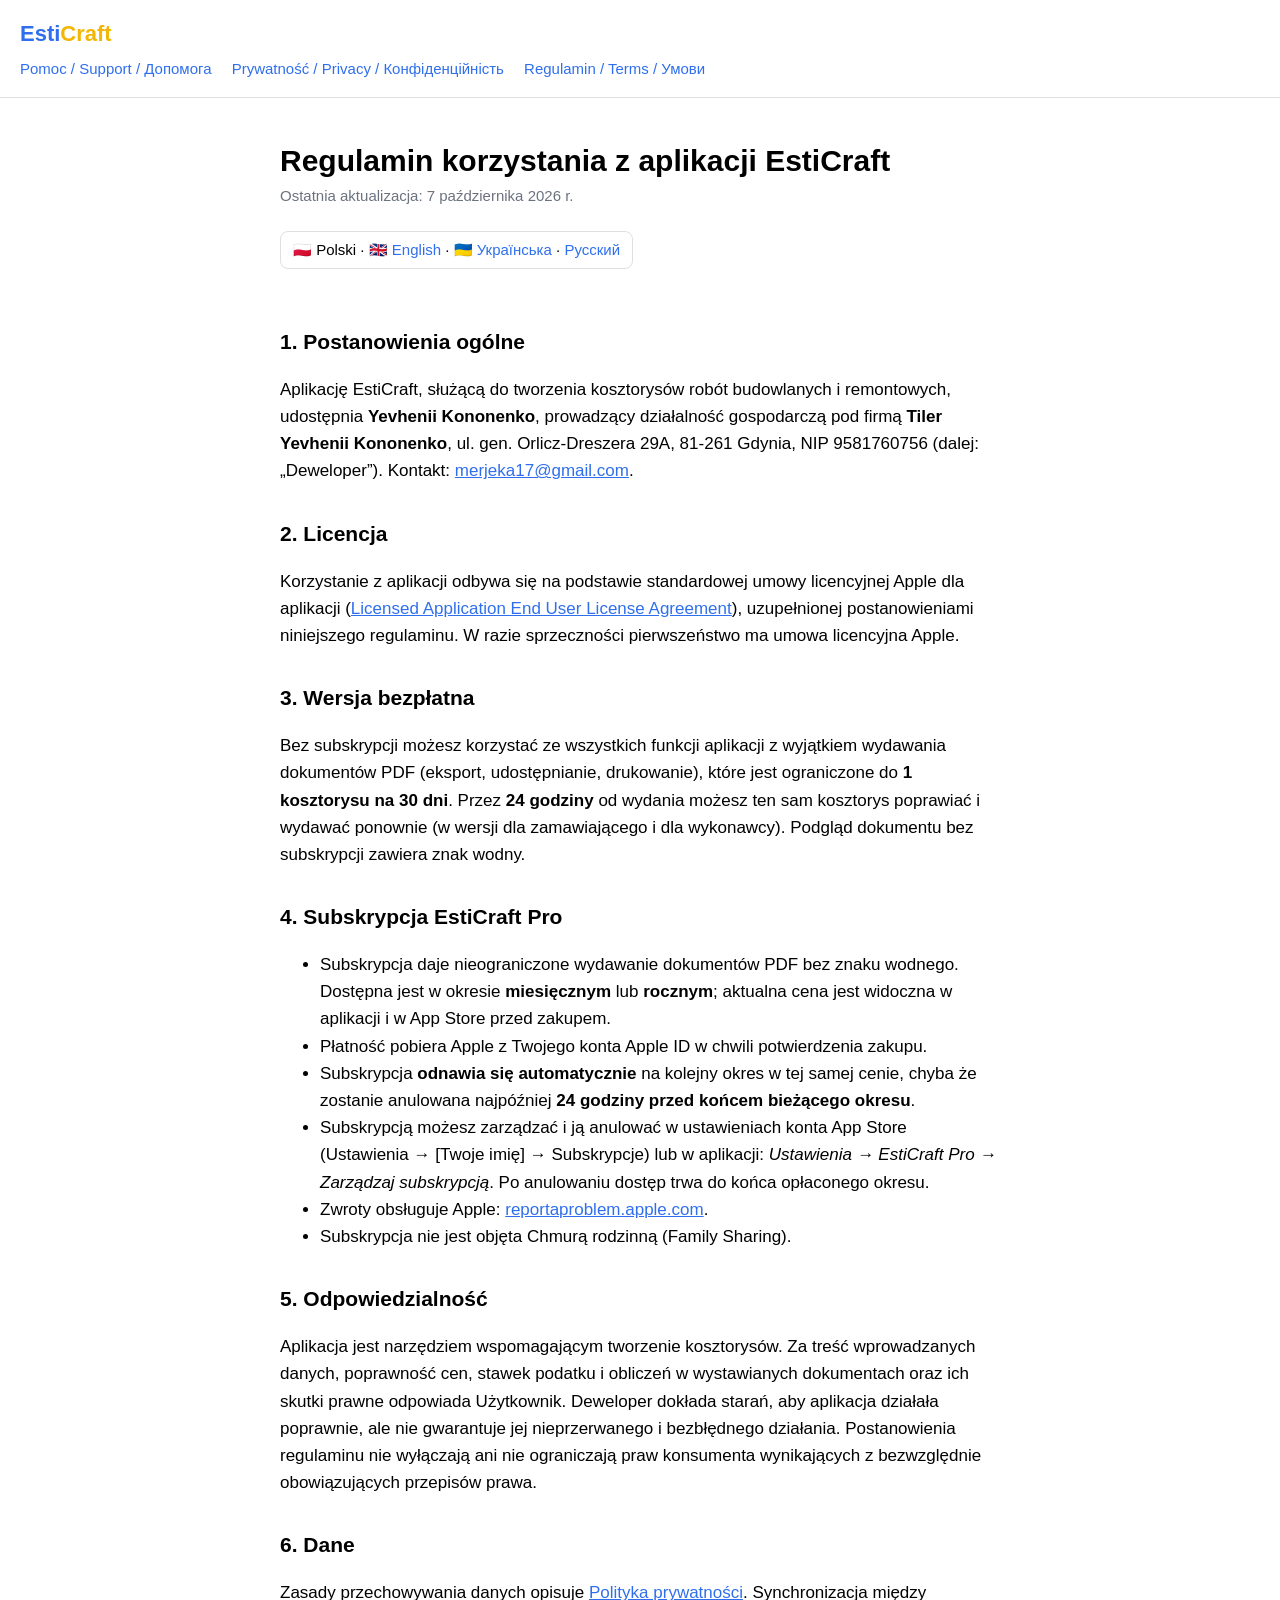
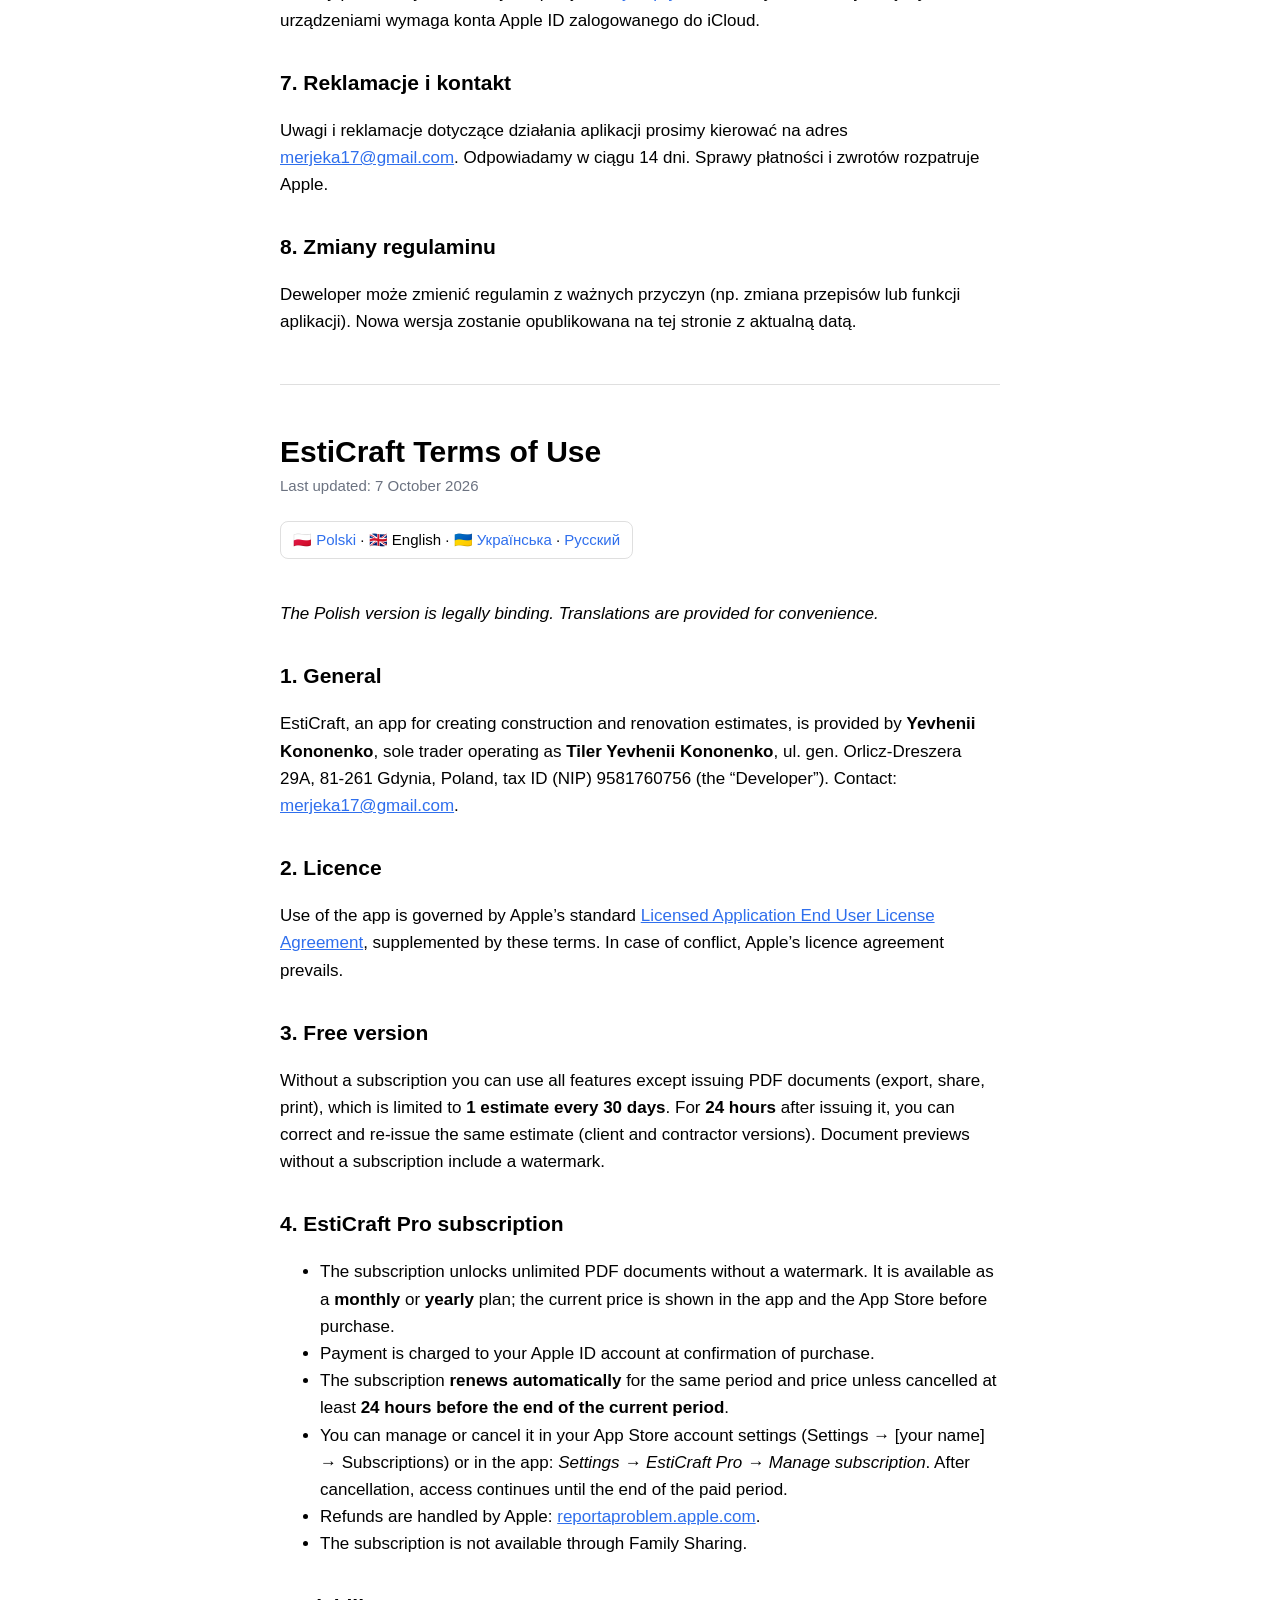
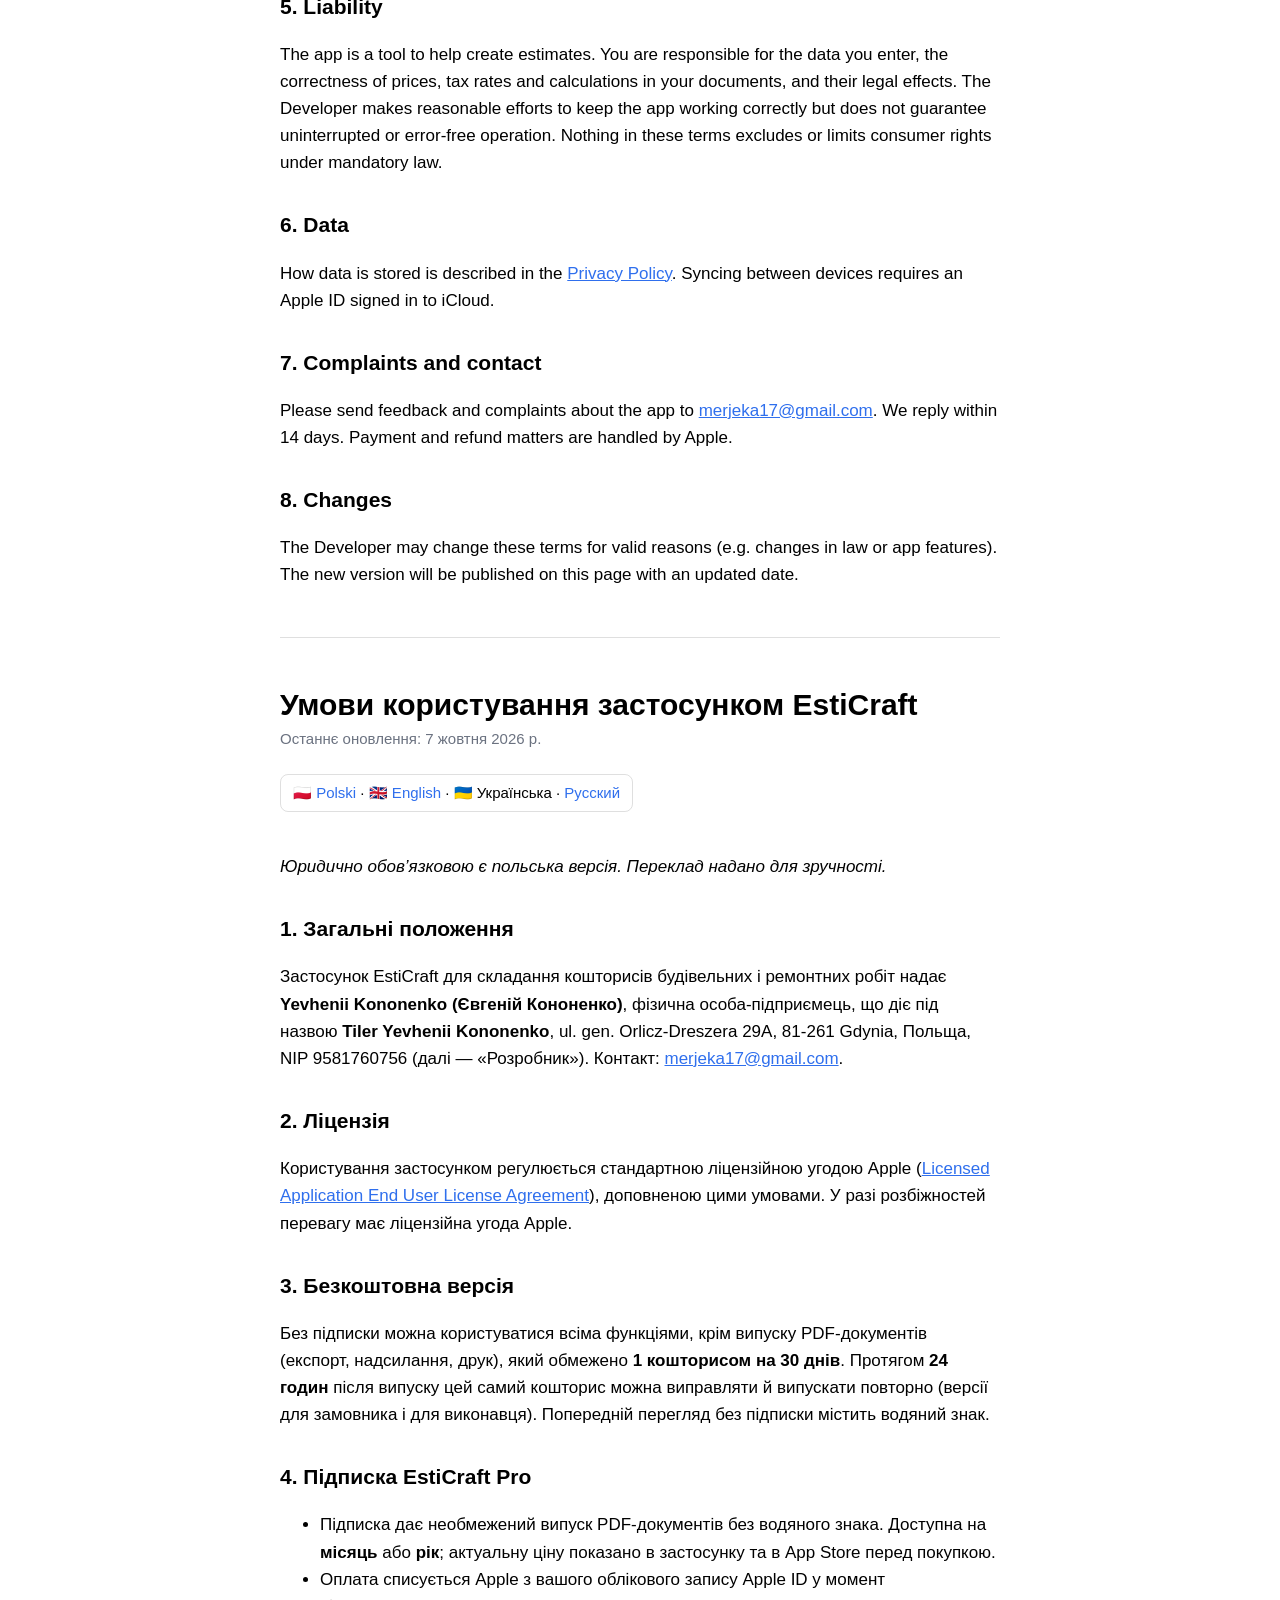
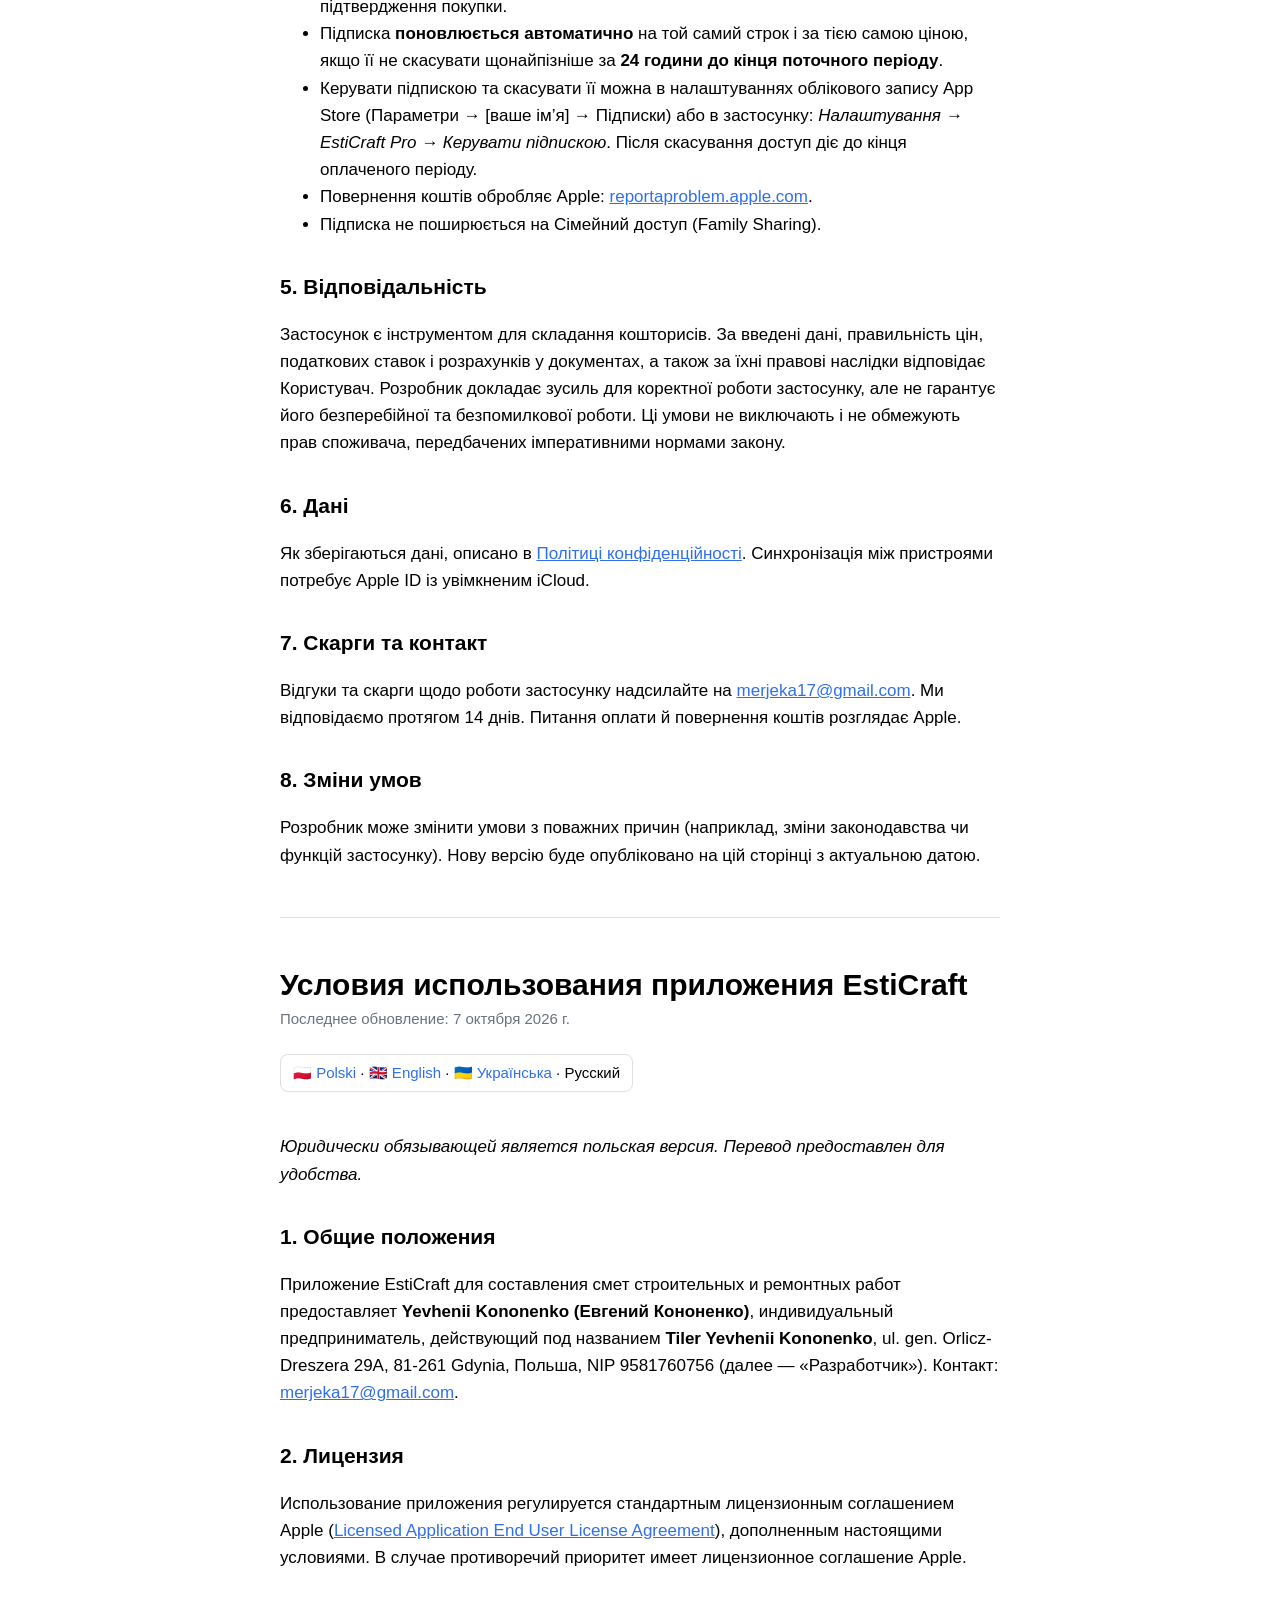
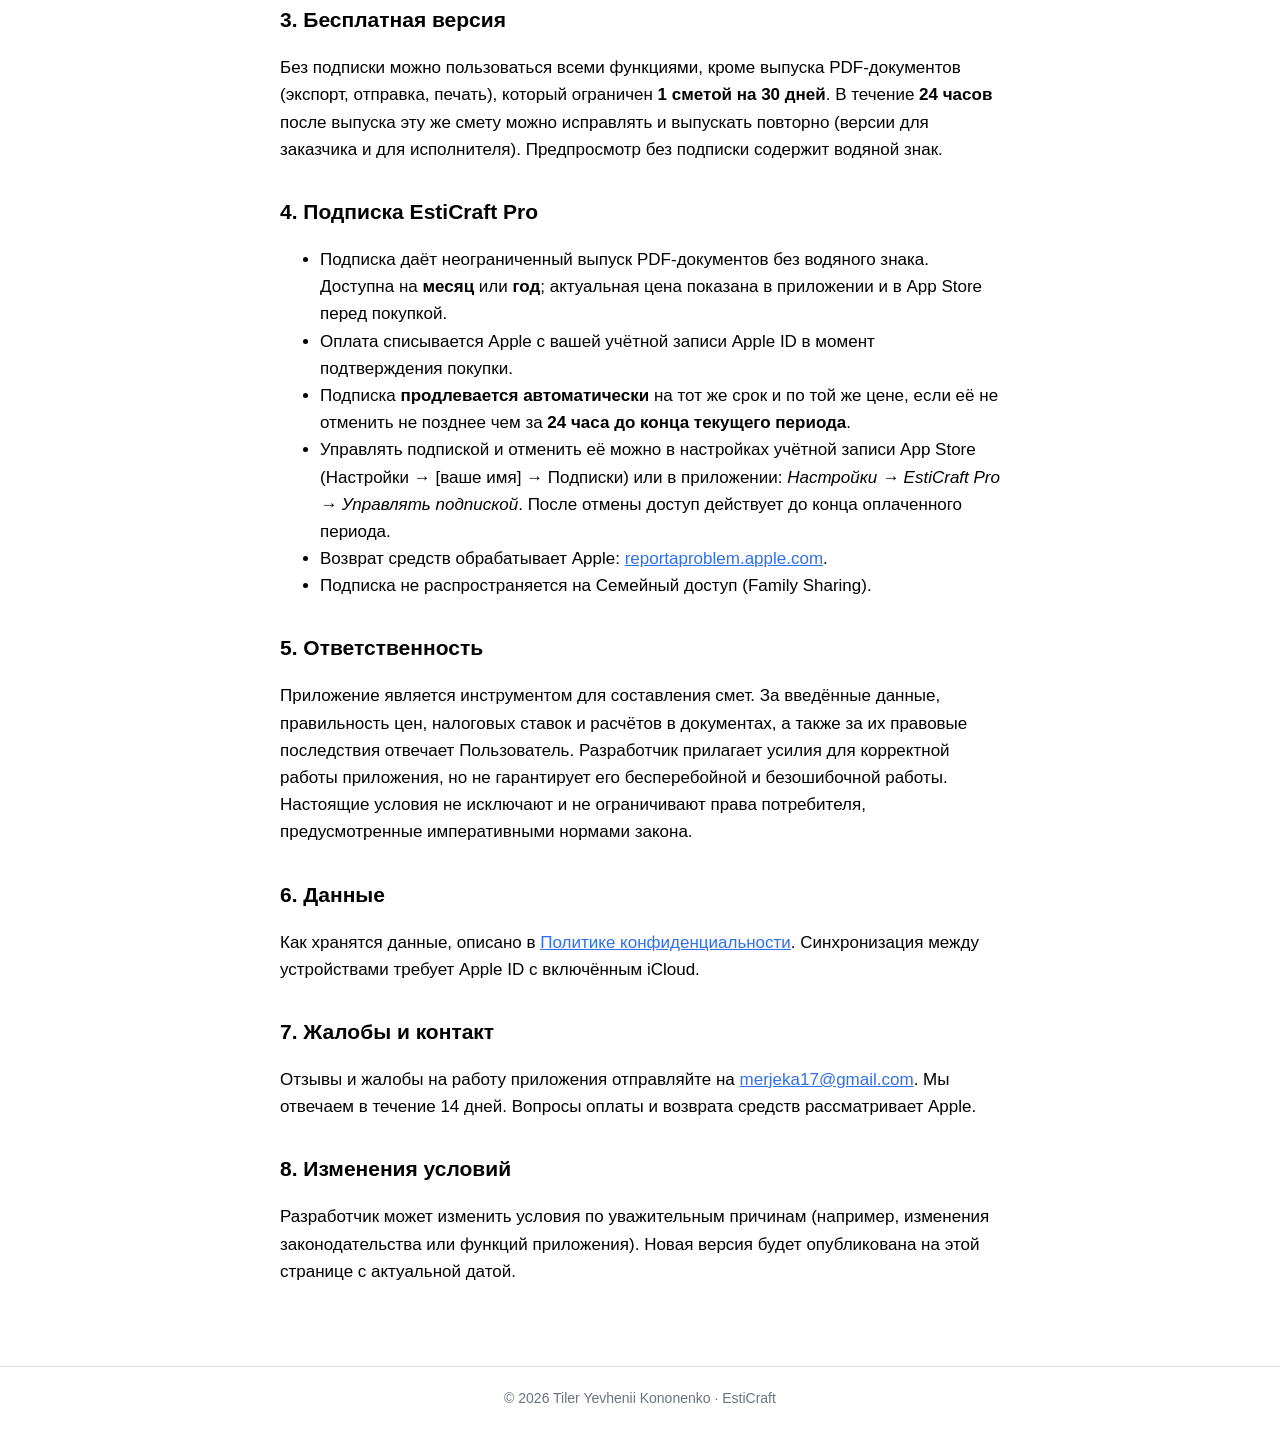
<file: terms.html>
<!DOCTYPE html>
<html lang="pl">
<head>
    <meta charset="utf-8">
    <meta name="viewport" content="width=device-width, initial-scale=1">
    <title>Regulamin — EstiCraft</title>
    <link rel="stylesheet" href="style.css">
</head>
<body>
<header>
    <a class="brand" href="index.html"><span class="esti">Esti</span><span class="craft">Craft</span></a>
    <nav>
        <a href="index.html">Pomoc / Support / Допомога</a>
        <a href="privacy.html">Prywatność / Privacy / Конфіденційність</a>
        <a href="terms.html">Regulamin / Terms / Умови</a>
    </nav>
</header>

<main>

<!-- ========================= POLSKI ========================= -->

<h1 id="pl">Regulamin korzystania z aplikacji EstiCraft</h1>
<p class="updated">Ostatnia aktualizacja: 7 października 2026 r.</p>
<div class="lang-switch">🇵🇱 Polski · <a href="#en">🇬🇧 English</a> · <a href="#uk">🇺🇦 Українська</a> · <a href="#ru">Русский</a></div>

<h2>1. Postanowienia ogólne</h2>
<p>Aplikację EstiCraft, służącą do tworzenia kosztorysów robót budowlanych i remontowych, udostępnia
<strong>Yevhenii Kononenko</strong>, prowadzący działalność gospodarczą pod firmą <strong>Tiler Yevhenii Kononenko</strong>,
ul. gen. Orlicz-Dreszera 29A, 81-261 Gdynia, NIP 9581760756 (dalej: „Deweloper”).
Kontakt: <a href="mailto:merjeka17@gmail.com">merjeka17@gmail.com</a>.</p>

<h2>2. Licencja</h2>
<p>Korzystanie z aplikacji odbywa się na podstawie standardowej umowy licencyjnej Apple dla aplikacji
(<a href="https://www.apple.com/legal/internet-services/itunes/dev/stdeula/">Licensed Application End User License Agreement</a>),
uzupełnionej postanowieniami niniejszego regulaminu. W razie sprzeczności pierwszeństwo ma umowa licencyjna Apple.</p>

<h2>3. Wersja bezpłatna</h2>
<p>Bez subskrypcji możesz korzystać ze wszystkich funkcji aplikacji z wyjątkiem wydawania dokumentów PDF
(eksport, udostępnianie, drukowanie), które jest ograniczone do <strong>1 kosztorysu na 30 dni</strong>. Przez
<strong>24 godziny</strong> od wydania możesz ten sam kosztorys poprawiać i wydawać ponownie (w wersji dla zamawiającego
i dla wykonawcy). Podgląd dokumentu bez subskrypcji zawiera znak wodny.</p>

<h2>4. Subskrypcja EstiCraft Pro</h2>
<ul>
    <li>Subskrypcja daje nieograniczone wydawanie dokumentów PDF bez znaku wodnego. Dostępna jest w okresie
    <strong>miesięcznym</strong> lub <strong>rocznym</strong>; aktualna cena jest widoczna w aplikacji i w App Store przed zakupem.</li>
    <li>Płatność pobiera Apple z Twojego konta Apple ID w chwili potwierdzenia zakupu.</li>
    <li>Subskrypcja <strong>odnawia się automatycznie</strong> na kolejny okres w tej samej cenie, chyba że zostanie anulowana
    najpóźniej <strong>24 godziny przed końcem bieżącego okresu</strong>.</li>
    <li>Subskrypcją możesz zarządzać i ją anulować w ustawieniach konta App Store (Ustawienia → [Twoje imię] → Subskrypcje)
    lub w aplikacji: <em>Ustawienia → EstiCraft Pro → Zarządzaj subskrypcją</em>. Po anulowaniu dostęp trwa do końca opłaconego okresu.</li>
    <li>Zwroty obsługuje Apple: <a href="https://reportaproblem.apple.com">reportaproblem.apple.com</a>.</li>
    <li>Subskrypcja nie jest objęta Chmurą rodzinną (Family Sharing).</li>
</ul>

<h2>5. Odpowiedzialność</h2>
<p>Aplikacja jest narzędziem wspomagającym tworzenie kosztorysów. Za treść wprowadzanych danych, poprawność cen,
stawek podatku i obliczeń w wystawianych dokumentach oraz ich skutki prawne odpowiada Użytkownik. Deweloper dokłada
starań, aby aplikacja działała poprawnie, ale nie gwarantuje jej nieprzerwanego i bezbłędnego działania.
Postanowienia regulaminu nie wyłączają ani nie ograniczają praw konsumenta wynikających z bezwzględnie obowiązujących
przepisów prawa.</p>

<h2>6. Dane</h2>
<p>Zasady przechowywania danych opisuje <a href="privacy.html">Polityka prywatności</a>. Synchronizacja między
urządzeniami wymaga konta Apple ID zalogowanego do iCloud.</p>

<h2>7. Reklamacje i kontakt</h2>
<p>Uwagi i reklamacje dotyczące działania aplikacji prosimy kierować na adres
<a href="mailto:merjeka17@gmail.com">merjeka17@gmail.com</a>. Odpowiadamy w ciągu 14 dni. Sprawy płatności i zwrotów
rozpatruje Apple.</p>

<h2>8. Zmiany regulaminu</h2>
<p>Deweloper może zmienić regulamin z ważnych przyczyn (np. zmiana przepisów lub funkcji aplikacji). Nowa wersja
zostanie opublikowana na tej stronie z aktualną datą.</p>

<hr>

<!-- ========================= ENGLISH ========================= -->

<h1 id="en">EstiCraft Terms of Use</h1>
<p class="updated">Last updated: 7 October 2026</p>
<div class="lang-switch"><a href="#pl">🇵🇱 Polski</a> · 🇬🇧 English · <a href="#uk">🇺🇦 Українська</a> · <a href="#ru">Русский</a></div>
<p><em>The Polish version is legally binding. Translations are provided for convenience.</em></p>

<h2>1. General</h2>
<p>EstiCraft, an app for creating construction and renovation estimates, is provided by <strong>Yevhenii Kononenko</strong>,
sole trader operating as <strong>Tiler Yevhenii Kononenko</strong>, ul. gen. Orlicz-Dreszera 29A, 81-261 Gdynia, Poland,
tax ID (NIP) 9581760756 (the “Developer”). Contact: <a href="mailto:merjeka17@gmail.com">merjeka17@gmail.com</a>.</p>

<h2>2. Licence</h2>
<p>Use of the app is governed by Apple’s standard
<a href="https://www.apple.com/legal/internet-services/itunes/dev/stdeula/">Licensed Application End User License Agreement</a>,
supplemented by these terms. In case of conflict, Apple’s licence agreement prevails.</p>

<h2>3. Free version</h2>
<p>Without a subscription you can use all features except issuing PDF documents (export, share, print), which is limited
to <strong>1 estimate every 30 days</strong>. For <strong>24 hours</strong> after issuing it, you can correct and re-issue
the same estimate (client and contractor versions). Document previews without a subscription include a watermark.</p>

<h2>4. EstiCraft Pro subscription</h2>
<ul>
    <li>The subscription unlocks unlimited PDF documents without a watermark. It is available as a
    <strong>monthly</strong> or <strong>yearly</strong> plan; the current price is shown in the app and the App Store before purchase.</li>
    <li>Payment is charged to your Apple ID account at confirmation of purchase.</li>
    <li>The subscription <strong>renews automatically</strong> for the same period and price unless cancelled at least
    <strong>24 hours before the end of the current period</strong>.</li>
    <li>You can manage or cancel it in your App Store account settings (Settings → [your name] → Subscriptions) or in the app:
    <em>Settings → EstiCraft Pro → Manage subscription</em>. After cancellation, access continues until the end of the paid period.</li>
    <li>Refunds are handled by Apple: <a href="https://reportaproblem.apple.com">reportaproblem.apple.com</a>.</li>
    <li>The subscription is not available through Family Sharing.</li>
</ul>

<h2>5. Liability</h2>
<p>The app is a tool to help create estimates. You are responsible for the data you enter, the correctness of prices,
tax rates and calculations in your documents, and their legal effects. The Developer makes reasonable efforts to keep the
app working correctly but does not guarantee uninterrupted or error-free operation. Nothing in these terms excludes or
limits consumer rights under mandatory law.</p>

<h2>6. Data</h2>
<p>How data is stored is described in the <a href="privacy.html">Privacy Policy</a>. Syncing between devices requires an
Apple ID signed in to iCloud.</p>

<h2>7. Complaints and contact</h2>
<p>Please send feedback and complaints about the app to <a href="mailto:merjeka17@gmail.com">merjeka17@gmail.com</a>.
We reply within 14 days. Payment and refund matters are handled by Apple.</p>

<h2>8. Changes</h2>
<p>The Developer may change these terms for valid reasons (e.g. changes in law or app features). The new version will be
published on this page with an updated date.</p>

<hr>

<!-- ========================= УКРАЇНСЬКА ========================= -->

<h1 id="uk">Умови користування застосунком EstiCraft</h1>
<p class="updated">Останнє оновлення: 7 жовтня 2026 р.</p>
<div class="lang-switch"><a href="#pl">🇵🇱 Polski</a> · <a href="#en">🇬🇧 English</a> · 🇺🇦 Українська · <a href="#ru">Русский</a></div>
<p><em>Юридично обов’язковою є польська версія. Переклад надано для зручності.</em></p>

<h2>1. Загальні положення</h2>
<p>Застосунок EstiCraft для складання кошторисів будівельних і ремонтних робіт надає <strong>Yevhenii Kononenko
(Євгеній Кононенко)</strong>, фізична особа-підприємець, що діє під назвою <strong>Tiler Yevhenii Kononenko</strong>,
ul. gen. Orlicz-Dreszera 29A, 81-261 Gdynia, Польща, NIP 9581760756 (далі — «Розробник»).
Контакт: <a href="mailto:merjeka17@gmail.com">merjeka17@gmail.com</a>.</p>

<h2>2. Ліцензія</h2>
<p>Користування застосунком регулюється стандартною ліцензійною угодою Apple
(<a href="https://www.apple.com/legal/internet-services/itunes/dev/stdeula/">Licensed Application End User License Agreement</a>),
доповненою цими умовами. У разі розбіжностей перевагу має ліцензійна угода Apple.</p>

<h2>3. Безкоштовна версія</h2>
<p>Без підписки можна користуватися всіма функціями, крім випуску PDF-документів (експорт, надсилання, друк), який
обмежено <strong>1 кошторисом на 30 днів</strong>. Протягом <strong>24 годин</strong> після випуску цей самий кошторис
можна виправляти й випускати повторно (версії для замовника і для виконавця). Попередній перегляд без підписки містить
водяний знак.</p>

<h2>4. Підписка EstiCraft Pro</h2>
<ul>
    <li>Підписка дає необмежений випуск PDF-документів без водяного знака. Доступна на <strong>місяць</strong> або
    <strong>рік</strong>; актуальну ціну показано в застосунку та в App Store перед покупкою.</li>
    <li>Оплата списується Apple з вашого облікового запису Apple ID у момент підтвердження покупки.</li>
    <li>Підписка <strong>поновлюється автоматично</strong> на той самий строк і за тією самою ціною, якщо її не скасувати
    щонайпізніше за <strong>24 години до кінця поточного періоду</strong>.</li>
    <li>Керувати підпискою та скасувати її можна в налаштуваннях облікового запису App Store (Параметри → [ваше ім’я] → Підписки)
    або в застосунку: <em>Налаштування → EstiCraft Pro → Керувати підпискою</em>. Після скасування доступ діє до кінця оплаченого періоду.</li>
    <li>Повернення коштів обробляє Apple: <a href="https://reportaproblem.apple.com">reportaproblem.apple.com</a>.</li>
    <li>Підписка не поширюється на Сімейний доступ (Family Sharing).</li>
</ul>

<h2>5. Відповідальність</h2>
<p>Застосунок є інструментом для складання кошторисів. За введені дані, правильність цін, податкових ставок і розрахунків
у документах, а також за їхні правові наслідки відповідає Користувач. Розробник докладає зусиль для коректної роботи
застосунку, але не гарантує його безперебійної та безпомилкової роботи. Ці умови не виключають і не обмежують прав
споживача, передбачених імперативними нормами закону.</p>

<h2>6. Дані</h2>
<p>Як зберігаються дані, описано в <a href="privacy.html#uk">Політиці конфіденційності</a>. Синхронізація між пристроями
потребує Apple ID із увімкненим iCloud.</p>

<h2>7. Скарги та контакт</h2>
<p>Відгуки та скарги щодо роботи застосунку надсилайте на <a href="mailto:merjeka17@gmail.com">merjeka17@gmail.com</a>.
Ми відповідаємо протягом 14 днів. Питання оплати й повернення коштів розглядає Apple.</p>

<h2>8. Зміни умов</h2>
<p>Розробник може змінити умови з поважних причин (наприклад, зміни законодавства чи функцій застосунку). Нову версію
буде опубліковано на цій сторінці з актуальною датою.</p>

<hr>

<!-- ========================= РУССКИЙ ========================= -->

<h1 id="ru">Условия использования приложения EstiCraft</h1>
<p class="updated">Последнее обновление: 7 октября 2026 г.</p>
<div class="lang-switch"><a href="#pl">🇵🇱 Polski</a> · <a href="#en">🇬🇧 English</a> · <a href="#uk">🇺🇦 Українська</a> · Русский</div>
<p><em>Юридически обязывающей является польская версия. Перевод предоставлен для удобства.</em></p>

<h2>1. Общие положения</h2>
<p>Приложение EstiCraft для составления смет строительных и ремонтных работ предоставляет <strong>Yevhenii Kononenko
(Евгений Кононенко)</strong>, индивидуальный предприниматель, действующий под названием <strong>Tiler Yevhenii Kononenko</strong>,
ul. gen. Orlicz-Dreszera 29A, 81-261 Gdynia, Польша, NIP 9581760756 (далее — «Разработчик»).
Контакт: <a href="mailto:merjeka17@gmail.com">merjeka17@gmail.com</a>.</p>

<h2>2. Лицензия</h2>
<p>Использование приложения регулируется стандартным лицензионным соглашением Apple
(<a href="https://www.apple.com/legal/internet-services/itunes/dev/stdeula/">Licensed Application End User License Agreement</a>),
дополненным настоящими условиями. В случае противоречий приоритет имеет лицензионное соглашение Apple.</p>

<h2>3. Бесплатная версия</h2>
<p>Без подписки можно пользоваться всеми функциями, кроме выпуска PDF-документов (экспорт, отправка, печать), который
ограничен <strong>1 сметой на 30 дней</strong>. В течение <strong>24 часов</strong> после выпуска эту же смету можно
исправлять и выпускать повторно (версии для заказчика и для исполнителя). Предпросмотр без подписки содержит водяной знак.</p>

<h2>4. Подписка EstiCraft Pro</h2>
<ul>
    <li>Подписка даёт неограниченный выпуск PDF-документов без водяного знака. Доступна на <strong>месяц</strong> или
    <strong>год</strong>; актуальная цена показана в приложении и в App Store перед покупкой.</li>
    <li>Оплата списывается Apple с вашей учётной записи Apple ID в момент подтверждения покупки.</li>
    <li>Подписка <strong>продлевается автоматически</strong> на тот же срок и по той же цене, если её не отменить
    не позднее чем за <strong>24 часа до конца текущего периода</strong>.</li>
    <li>Управлять подпиской и отменить её можно в настройках учётной записи App Store (Настройки → [ваше имя] → Подписки)
    или в приложении: <em>Настройки → EstiCraft Pro → Управлять подпиской</em>. После отмены доступ действует до конца оплаченного периода.</li>
    <li>Возврат средств обрабатывает Apple: <a href="https://reportaproblem.apple.com">reportaproblem.apple.com</a>.</li>
    <li>Подписка не распространяется на Семейный доступ (Family Sharing).</li>
</ul>

<h2>5. Ответственность</h2>
<p>Приложение является инструментом для составления смет. За введённые данные, правильность цен, налоговых ставок и
расчётов в документах, а также за их правовые последствия отвечает Пользователь. Разработчик прилагает усилия для
корректной работы приложения, но не гарантирует его бесперебойной и безошибочной работы. Настоящие условия не исключают и
не ограничивают права потребителя, предусмотренные императивными нормами закона.</p>

<h2>6. Данные</h2>
<p>Как хранятся данные, описано в <a href="privacy.html#ru">Политике конфиденциальности</a>. Синхронизация между
устройствами требует Apple ID с включённым iCloud.</p>

<h2>7. Жалобы и контакт</h2>
<p>Отзывы и жалобы на работу приложения отправляйте на <a href="mailto:merjeka17@gmail.com">merjeka17@gmail.com</a>.
Мы отвечаем в течение 14 дней. Вопросы оплаты и возврата средств рассматривает Apple.</p>

<h2>8. Изменения условий</h2>
<p>Разработчик может изменить условия по уважительным причинам (например, изменения законодательства или функций
приложения). Новая версия будет опубликована на этой странице с актуальной датой.</p>

</main>

<footer>© 2026 Tiler Yevhenii Kononenko · EstiCraft</footer>
</body>
</html>
</file>
<file: style.css>
:root {
    color-scheme: light dark;
    --accent: #2f6fed;
    --muted: #6b7280;
    --border: rgba(127, 127, 127, 0.25);
}

* { box-sizing: border-box; }

body {
    margin: 0;
    font-family: -apple-system, BlinkMacSystemFont, "Segoe UI", Roboto, Helvetica, Arial, sans-serif;
    line-height: 1.6;
    font-size: 17px;
}

header {
    border-bottom: 1px solid var(--border);
    padding: 16px 20px;
}

header .brand {
    font-weight: 700;
    font-size: 22px;
    text-decoration: none;
    color: inherit;
}

header .brand .esti { color: #2f6fed; }
header .brand .craft { color: #f2b705; }

nav { margin-top: 6px; font-size: 15px; }
nav a { margin-right: 16px; color: var(--accent); text-decoration: none; }
nav a:hover { text-decoration: underline; }

main {
    max-width: 760px;
    margin: 0 auto;
    padding: 24px 20px 64px;
}

h1 { font-size: 30px; line-height: 1.25; margin-bottom: 4px; }
h2 { font-size: 21px; margin-top: 32px; }
h3 { font-size: 18px; margin-top: 24px; }

.updated { color: var(--muted); font-size: 15px; margin-top: 0; }

.lang-switch {
    display: inline-block;
    margin: 8px 0 24px;
    padding: 6px 12px;
    border: 1px solid var(--border);
    border-radius: 8px;
    font-size: 15px;
}

.lang-switch a { color: var(--accent); text-decoration: none; }

/* Oficjalna plakietka Apple „Download on the App Store” */
.store { margin: 4px 0 8px; }
.store img { height: 48px; width: auto; display: block; }

.card {
    border: 1px solid var(--border);
    border-radius: 12px;
    padding: 16px 20px;
    margin: 16px 0;
}

hr { border: none; border-top: 1px solid var(--border); margin: 48px 0; }

a { color: var(--accent); }

footer {
    border-top: 1px solid var(--border);
    color: var(--muted);
    font-size: 14px;
    text-align: center;
    padding: 20px;
}
</file>
